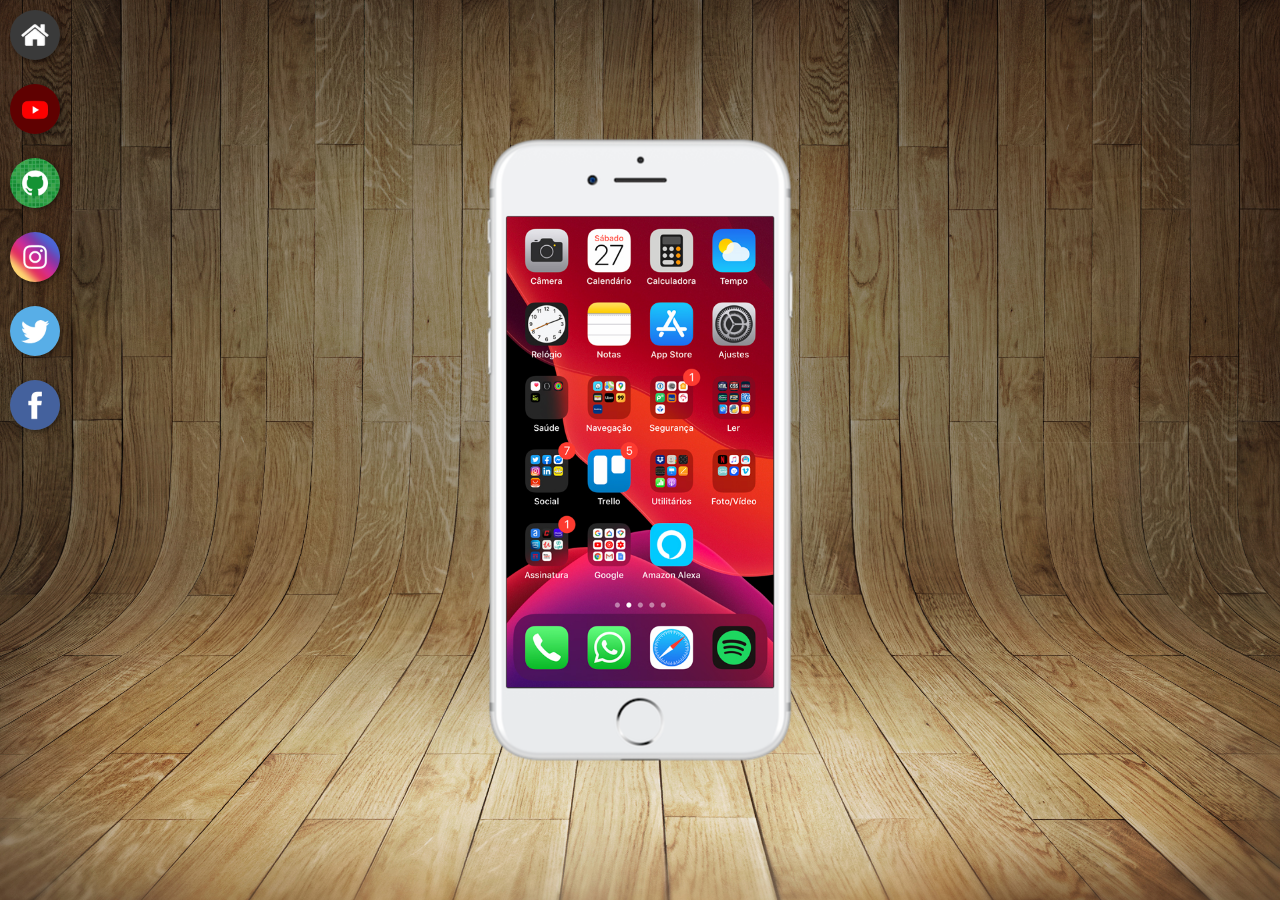
<file: index.html>
<!DOCTYPE html>
<html lang="en">
<head>
    <meta charset="UTF-8">
    <meta name="viewport" content="width=device-width, initial-scale=1.0">
    <link rel="shortcut icon" href="favicon.ico" type="image/x-icon">
    <link rel="stylesheet" href="estilos/style.css">
    <title>Projeto rede social </title>
</head>
<body>
    <main>
        <section id="telefone">
            <iframe src="home.html" name="tela" id="tela" frameborder="0"></iframe>
        </section>
        <section id="redesSociais">
            <a href="home.html" target="tela"> <img src="imagens/logo-home.jpg" alt=""></a><br>
            <a href="youtube.html" target="tela"> <img src="imagens/logo-youtube.jpg" alt=""></a><br>
            <a href="github.html" target="tela"> <img src="imagens/logo-github.jpg" alt=""></a><br>
            <a href="instagram.html" target="tela"> <img src="imagens/logo-instagram.jpg" alt=""></a><br>
            <a href="twitter.html" target="tela"> <img src="imagens/logo-twitter.jpg" alt=""></a><br>
            <a href="facebook.html" target="tela"> <img src="imagens/logo-facebook.jpg" alt=""></a>
        </section>
    </main>
</body>
</html>
</file>
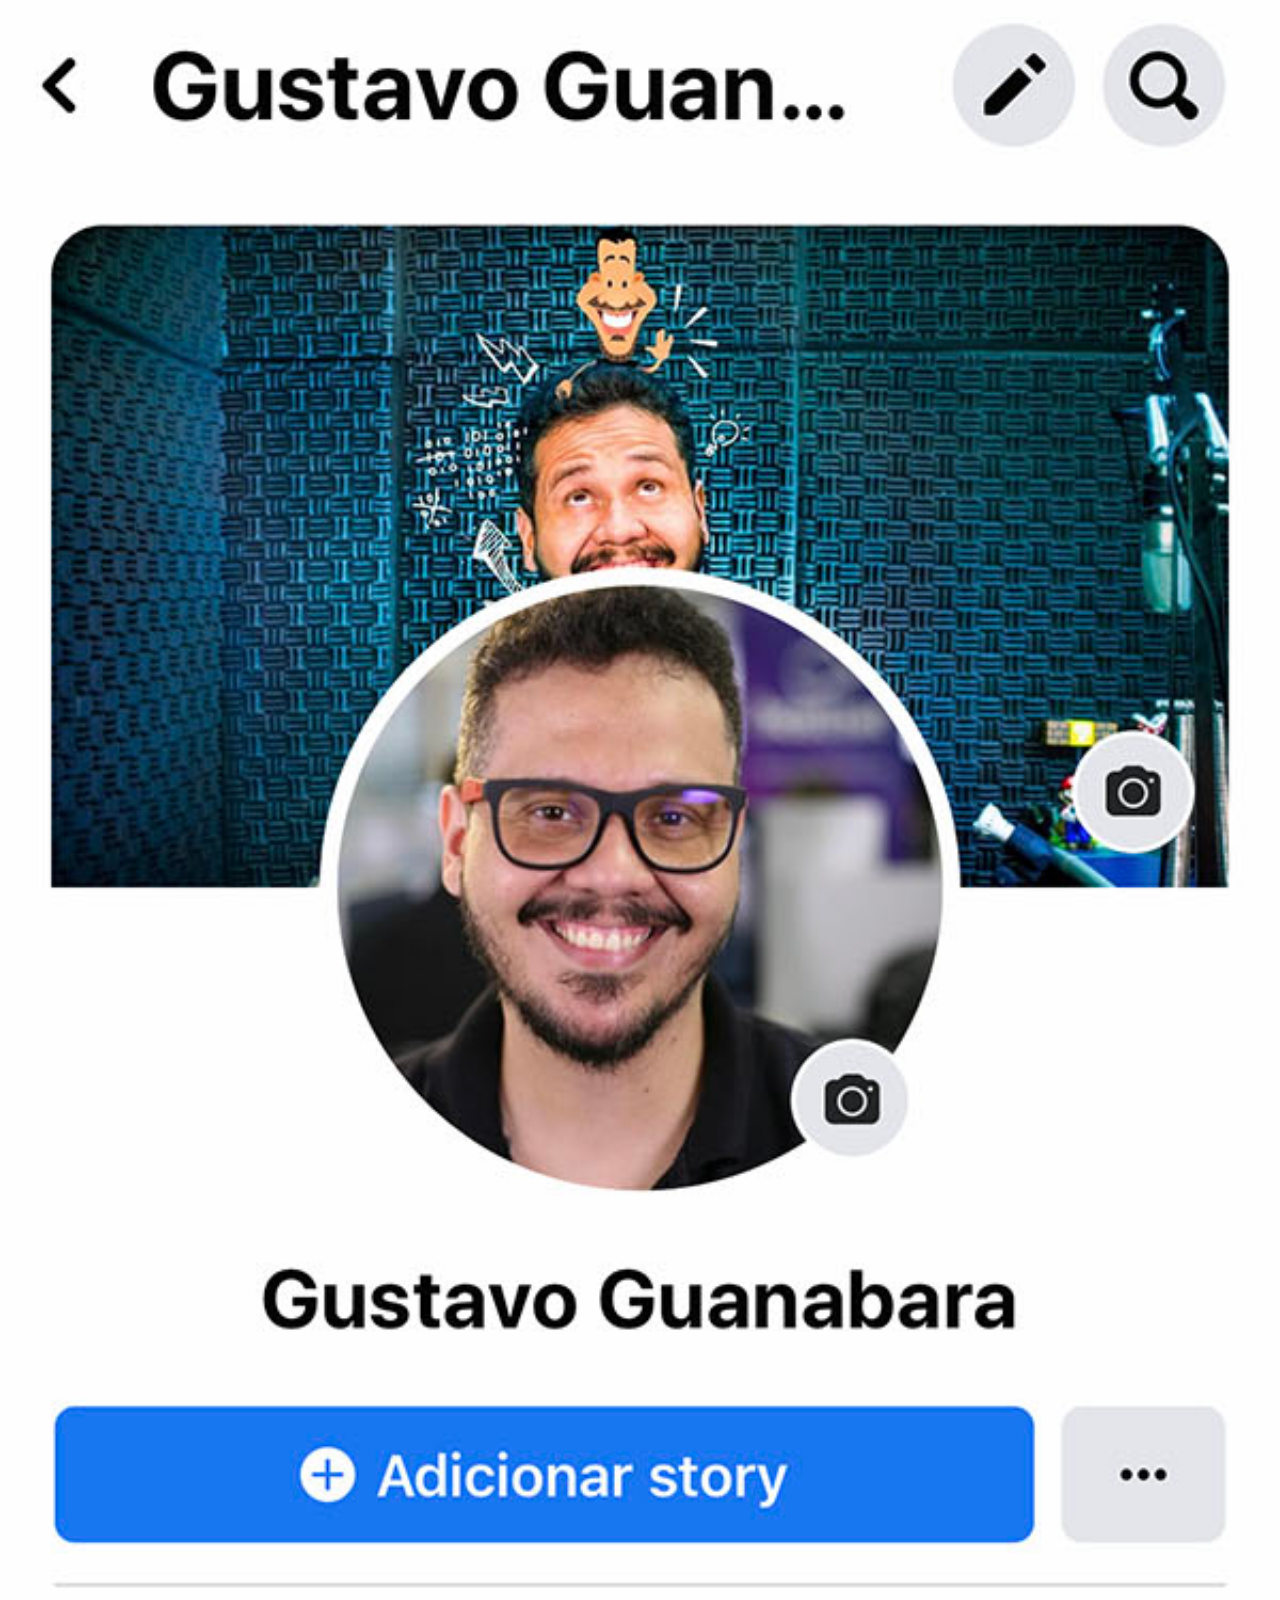
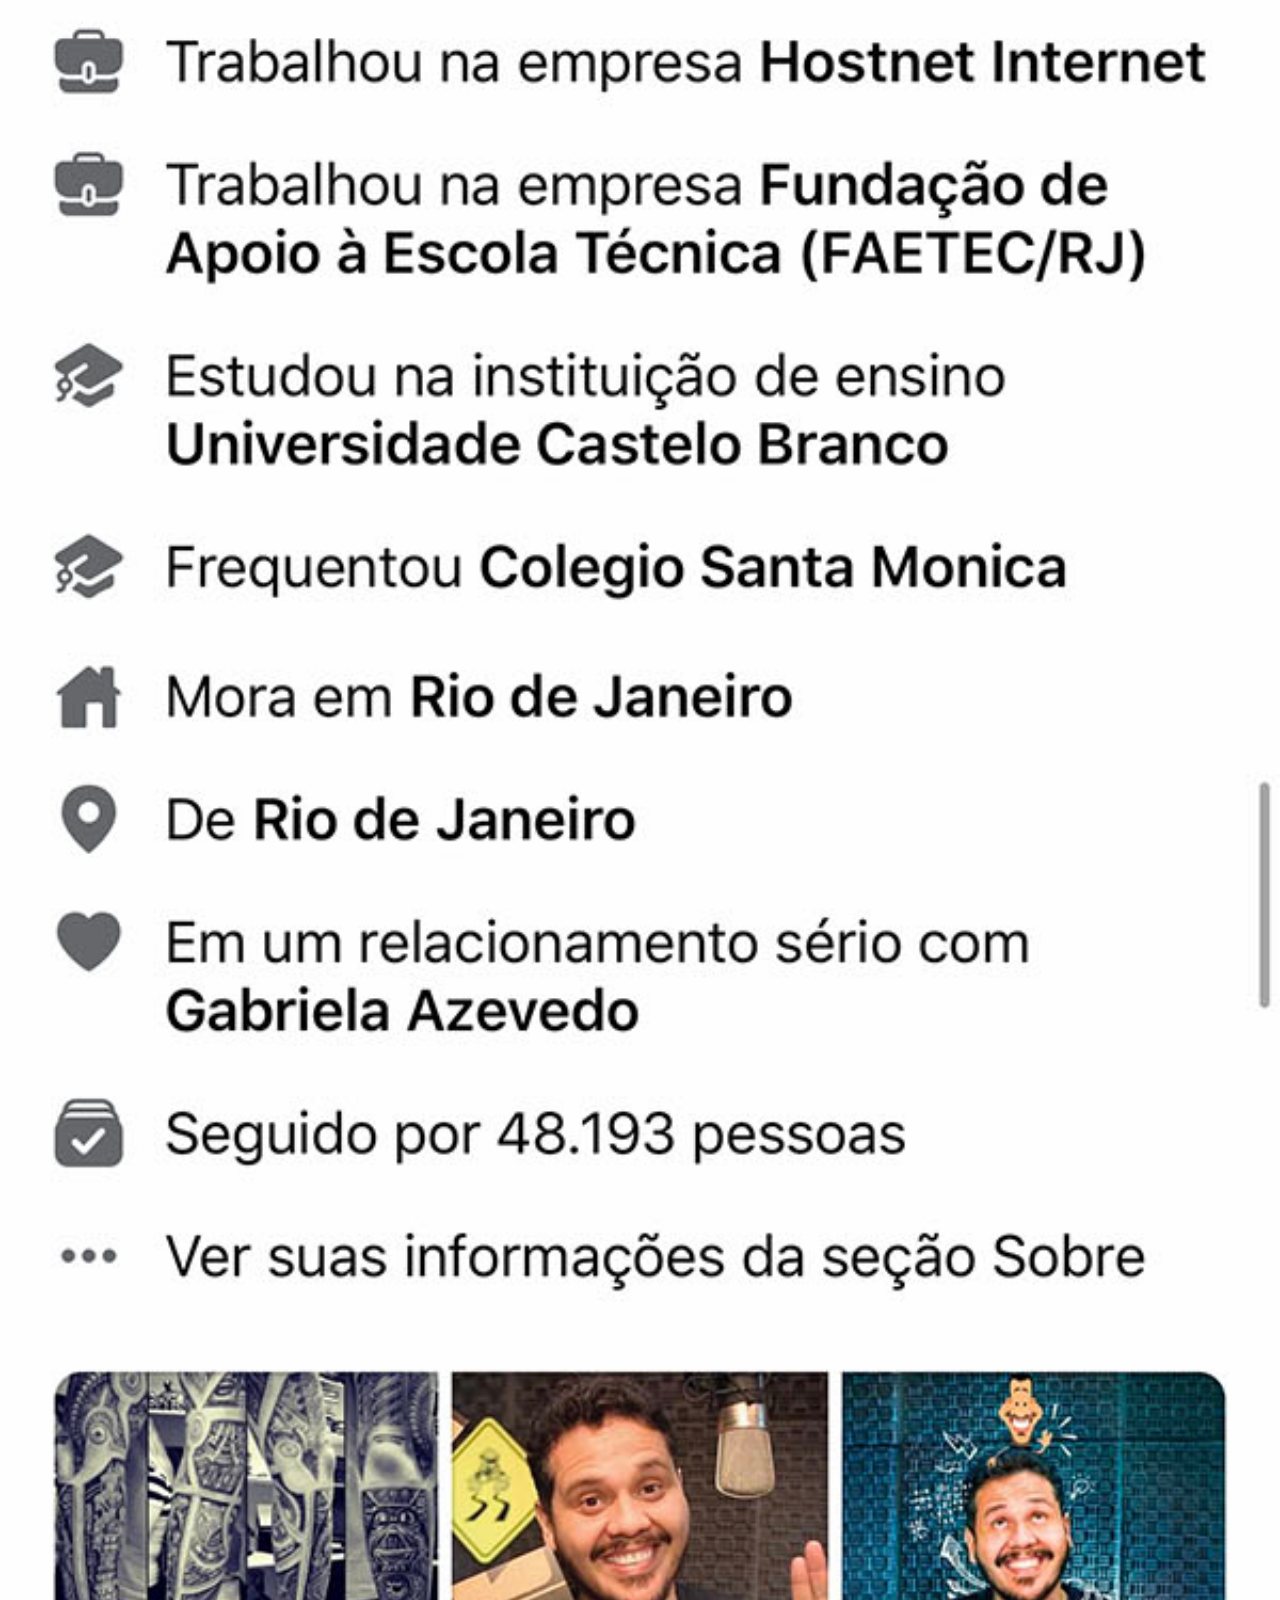
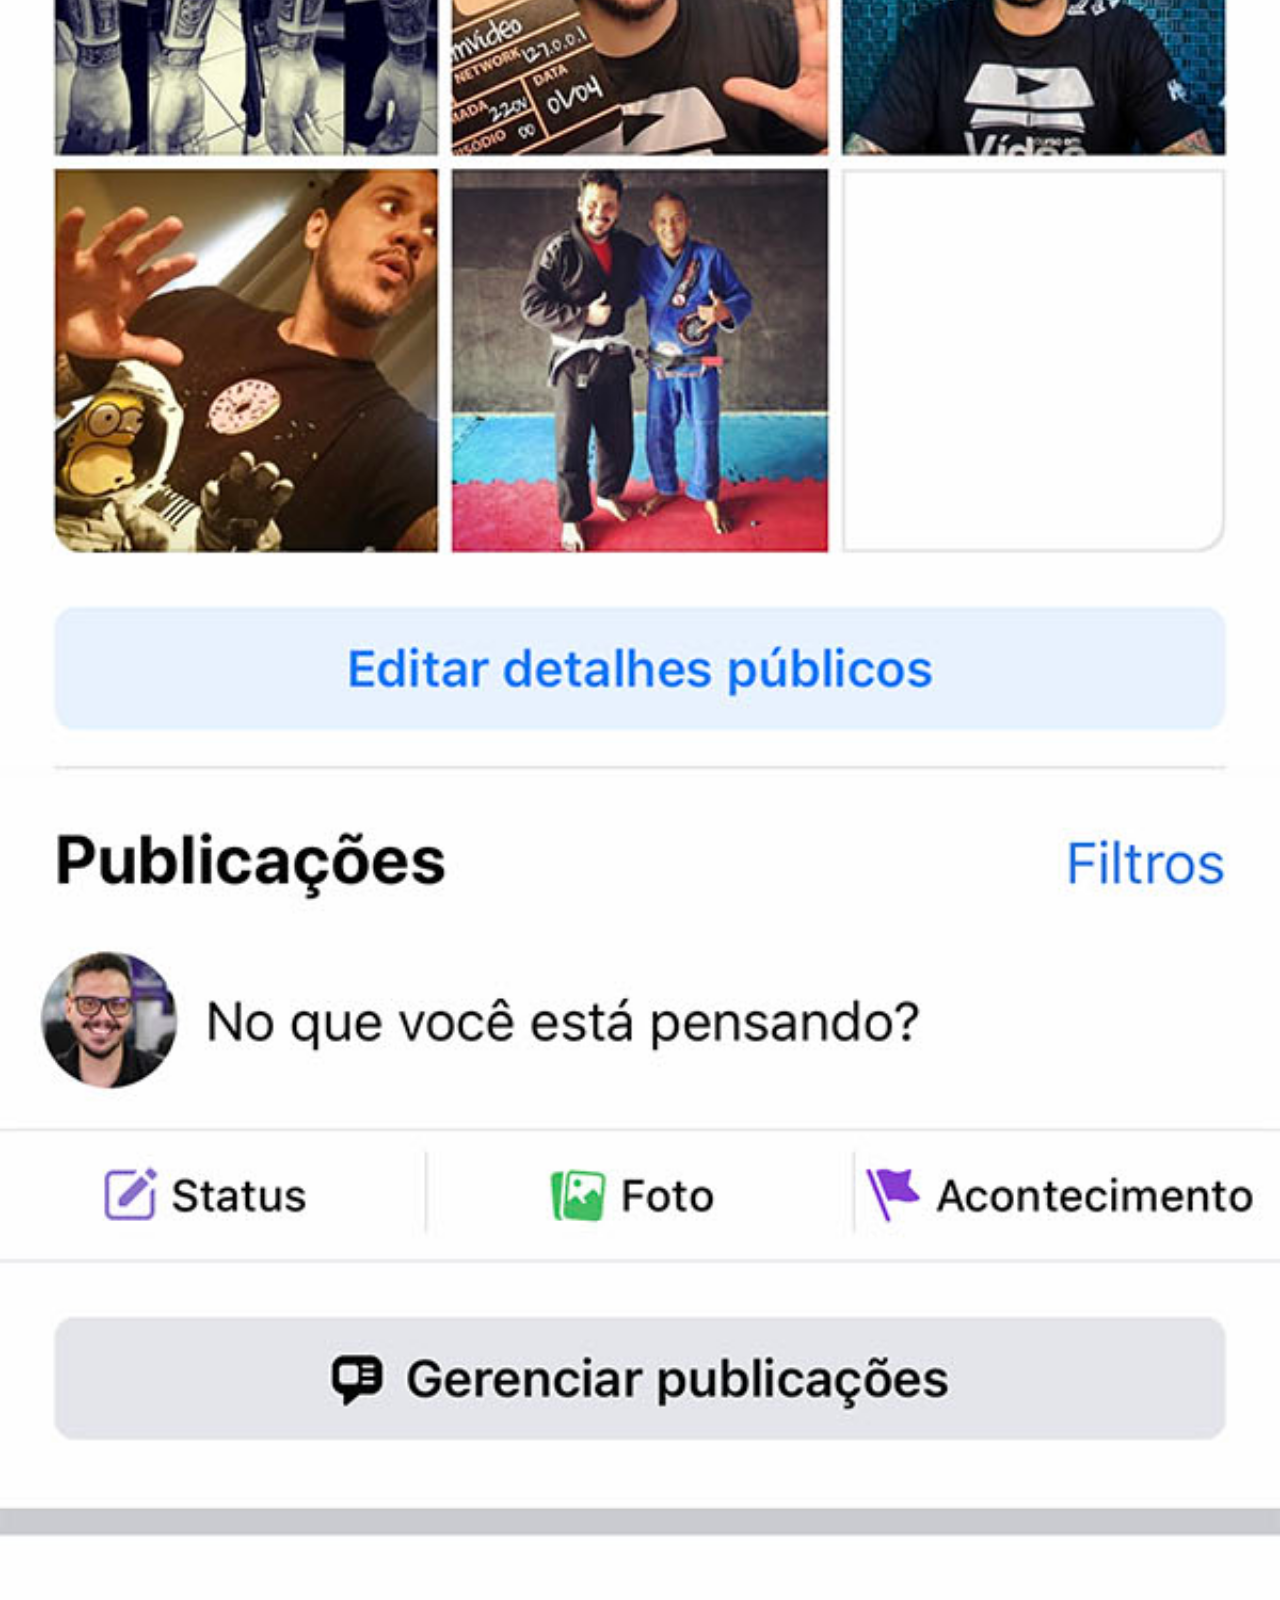
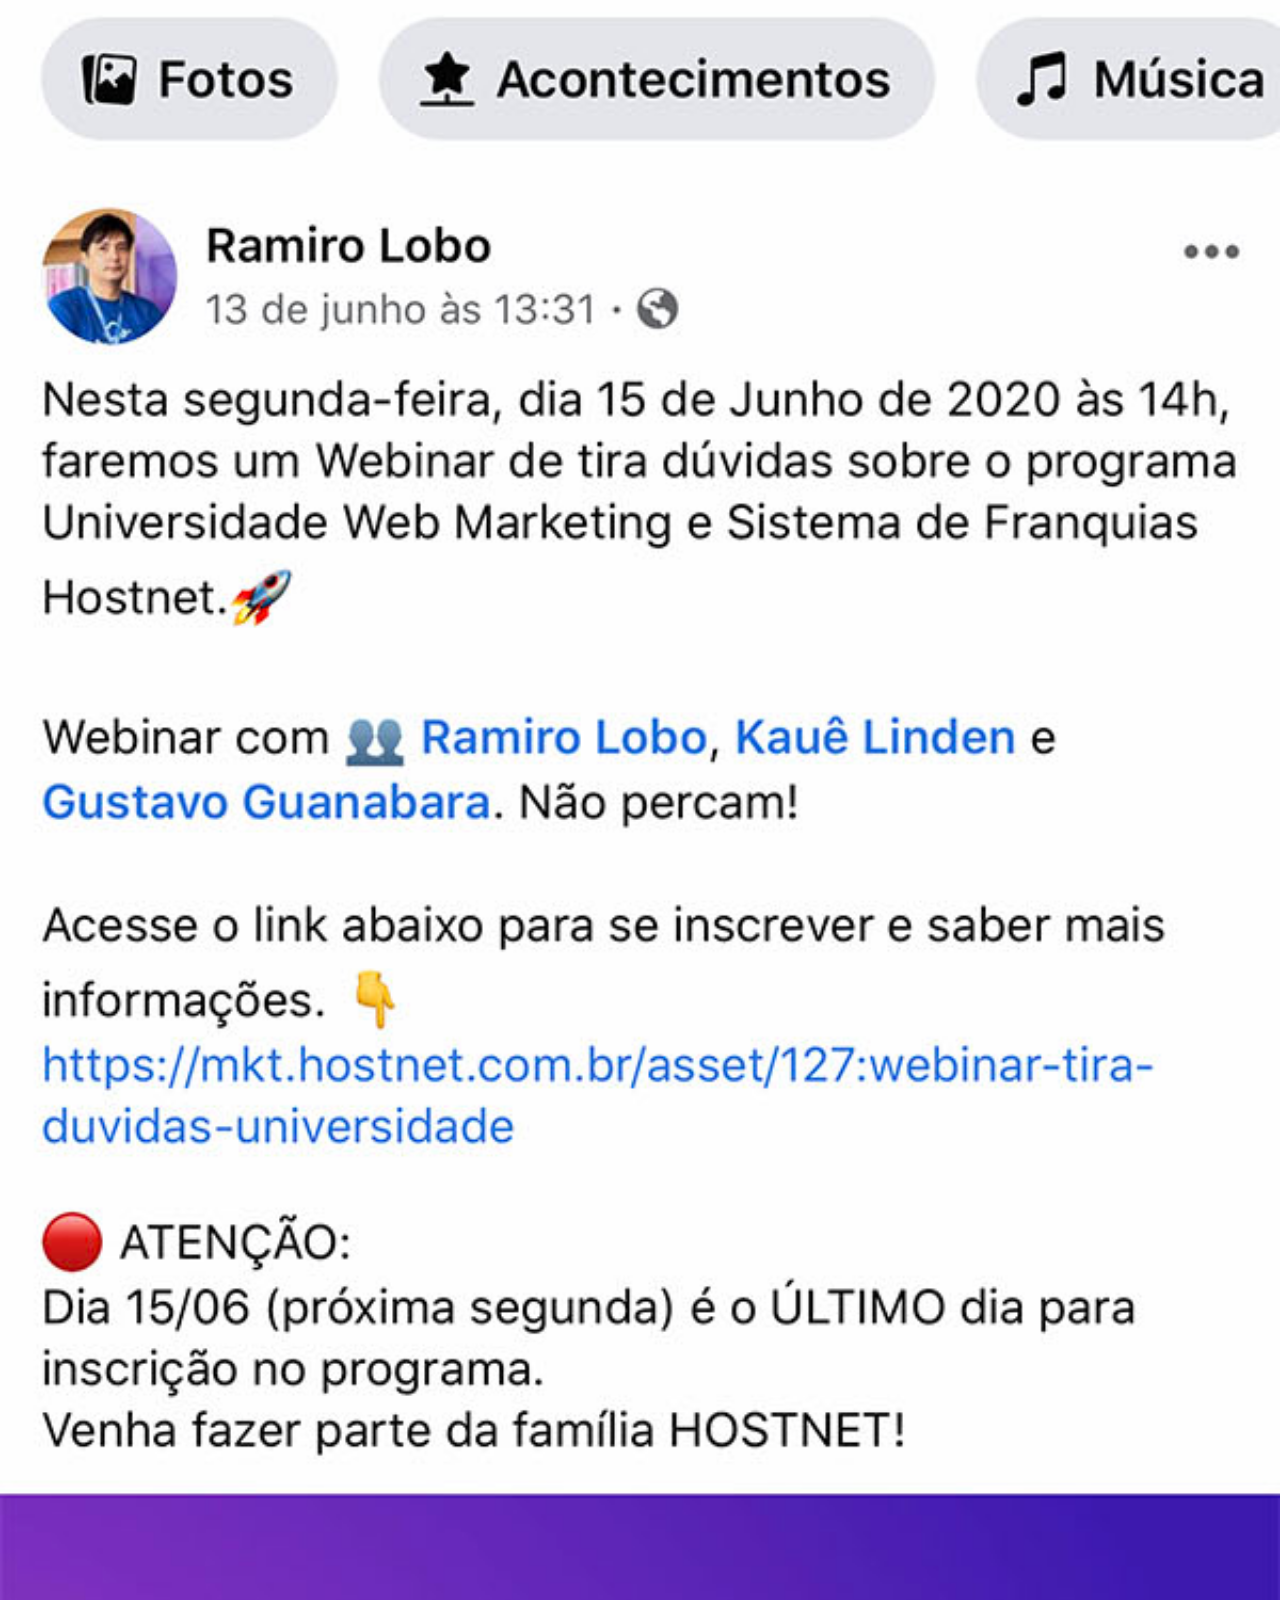
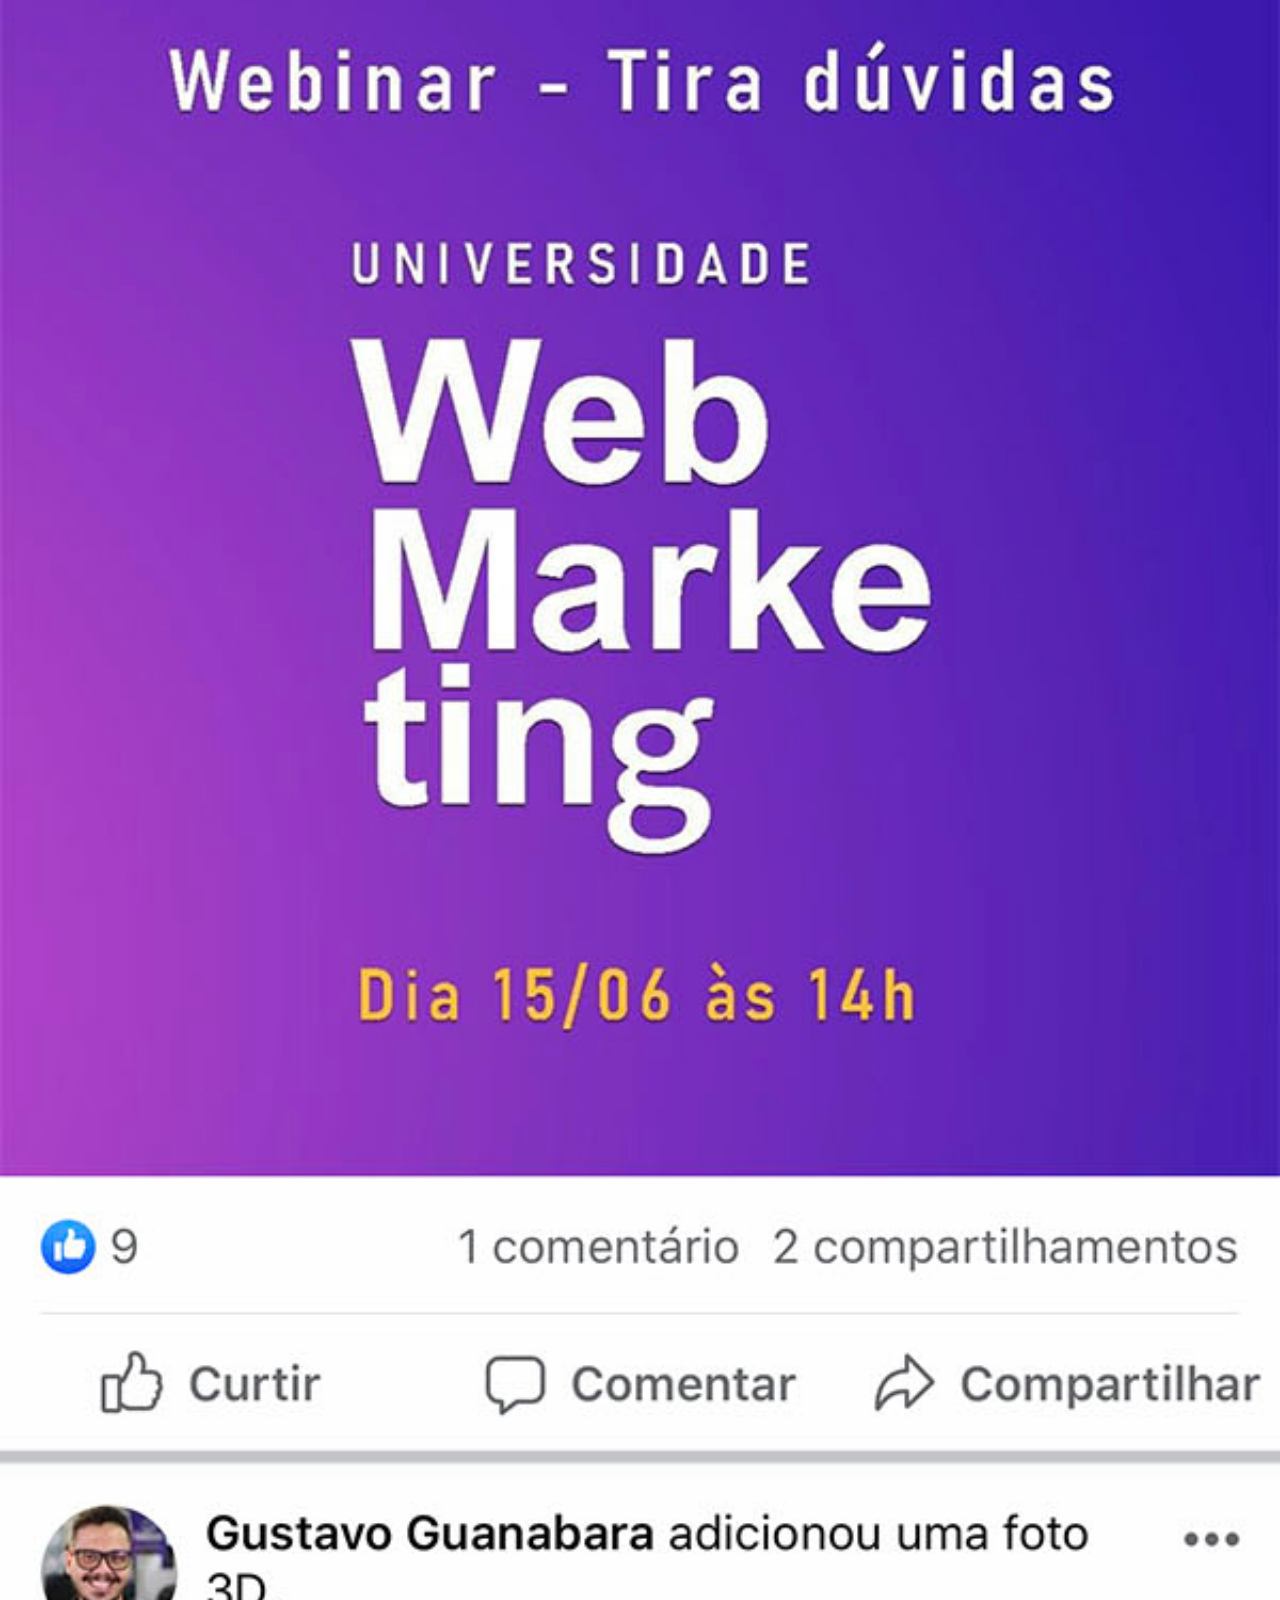
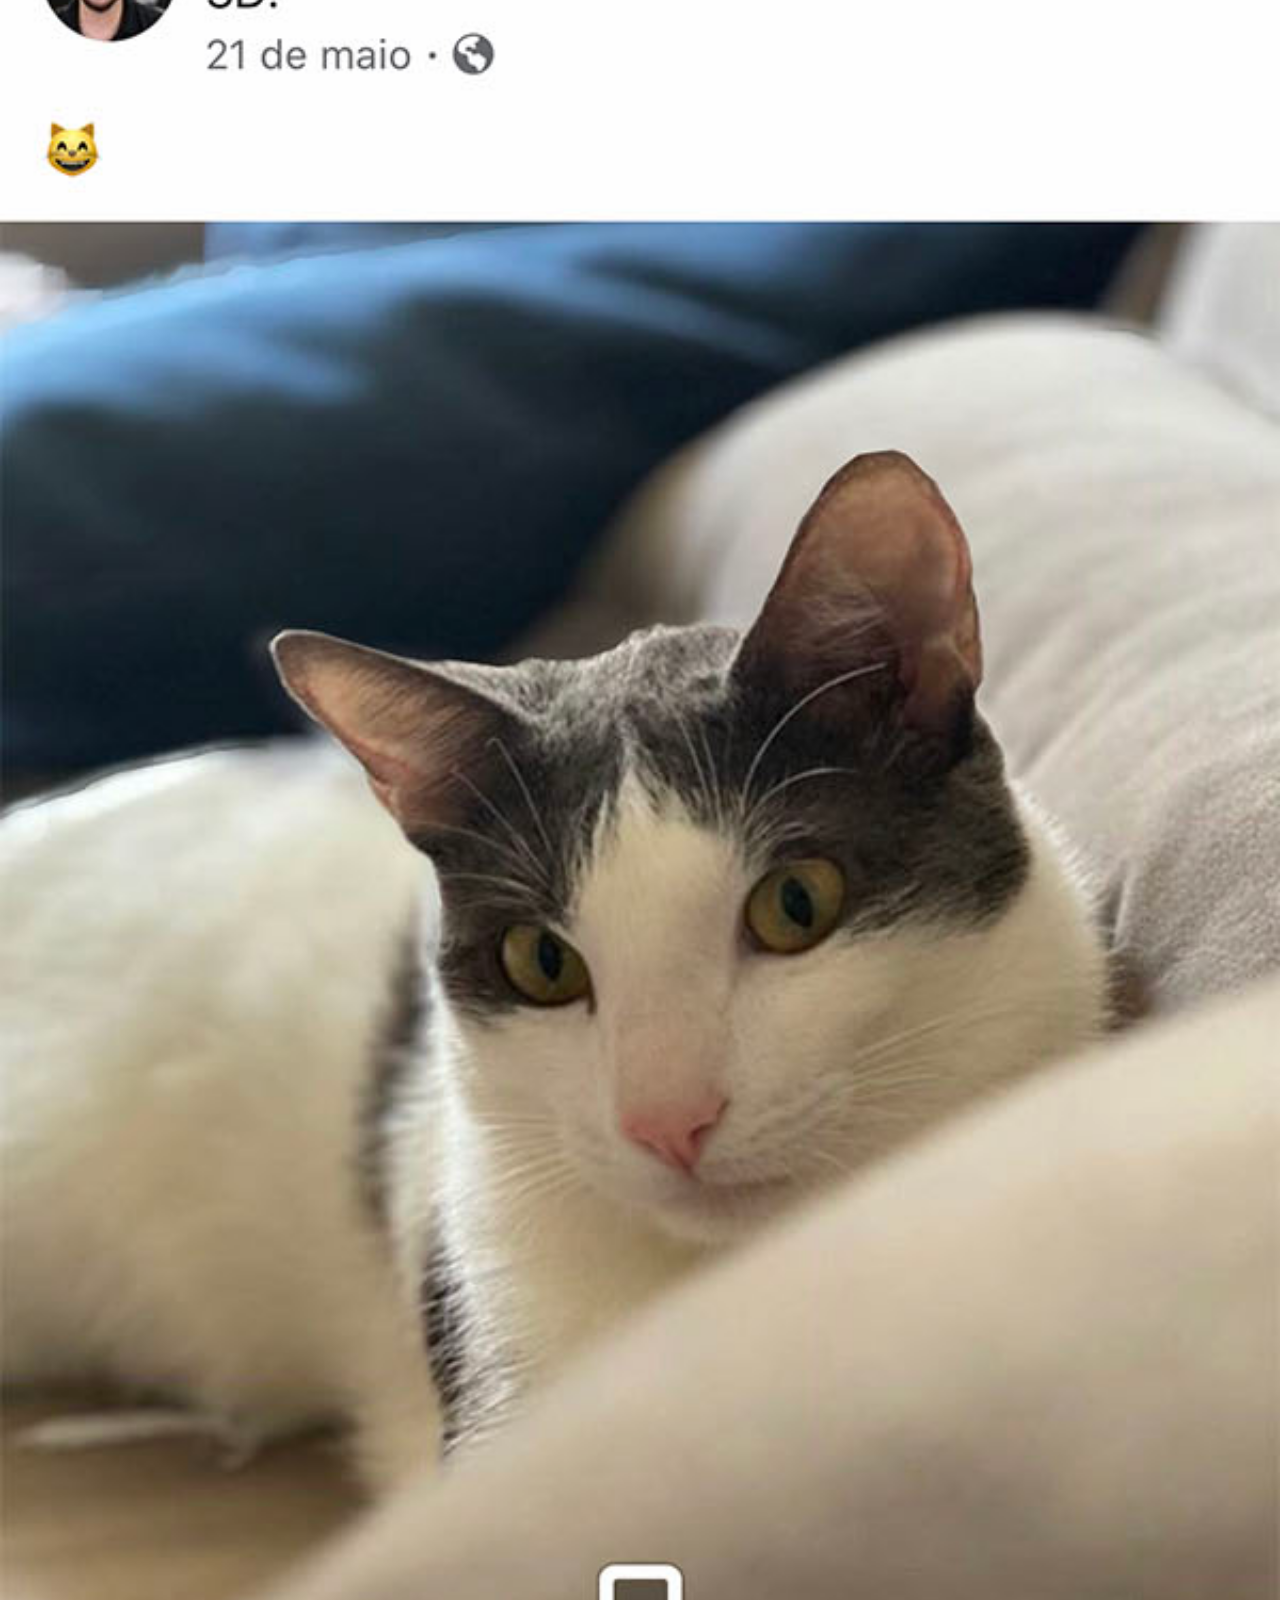
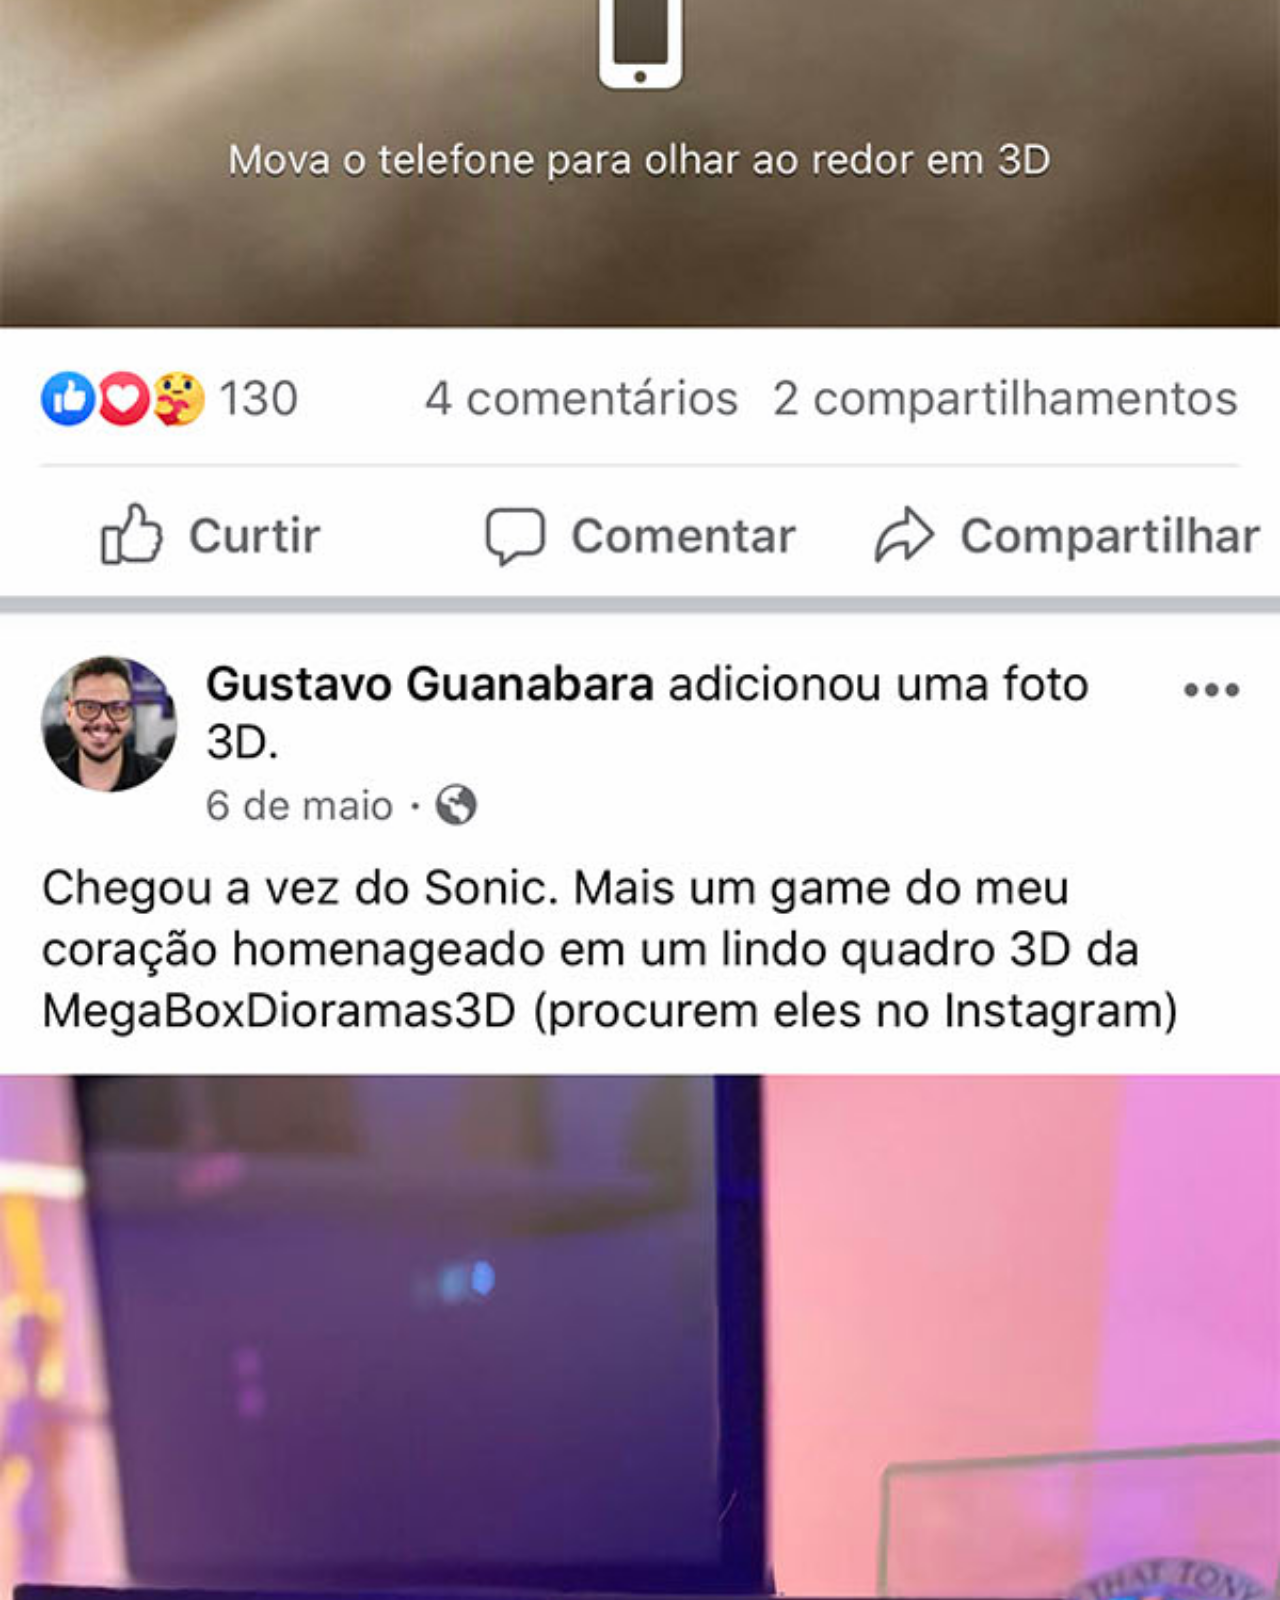
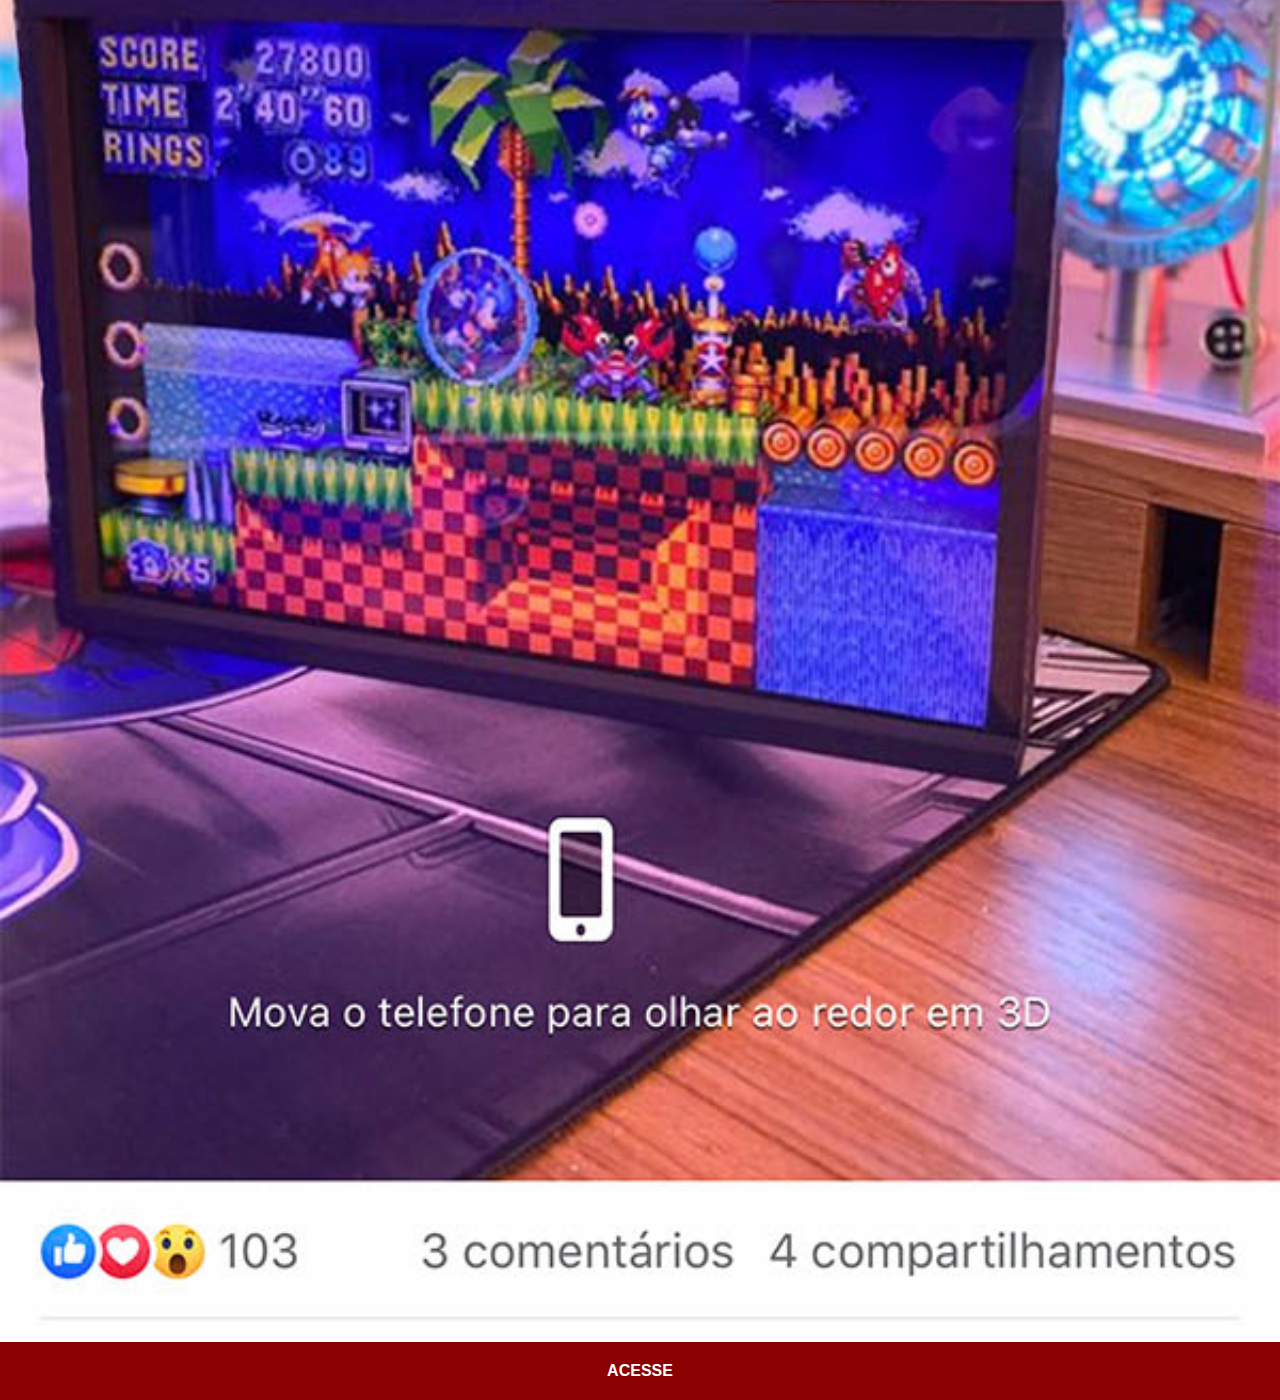
<file: facebook.html>
<!DOCTYPE html>
<html lang="en">
<head>
    <meta charset="UTF-8">
    <meta name="viewport" content="width=device-width, initial-scale=1.0">
    <title>Facebook</title>
    <link rel="stylesheet" href="estilos/socials.css">
</head>
<body>
    <img src="imagens/tela-facebook.jpg" alt="">
    <a href="https://www.facebook.com/?locale=pt_BR" target="_blank">ACESSE</a>
</body>
</html>
</file>
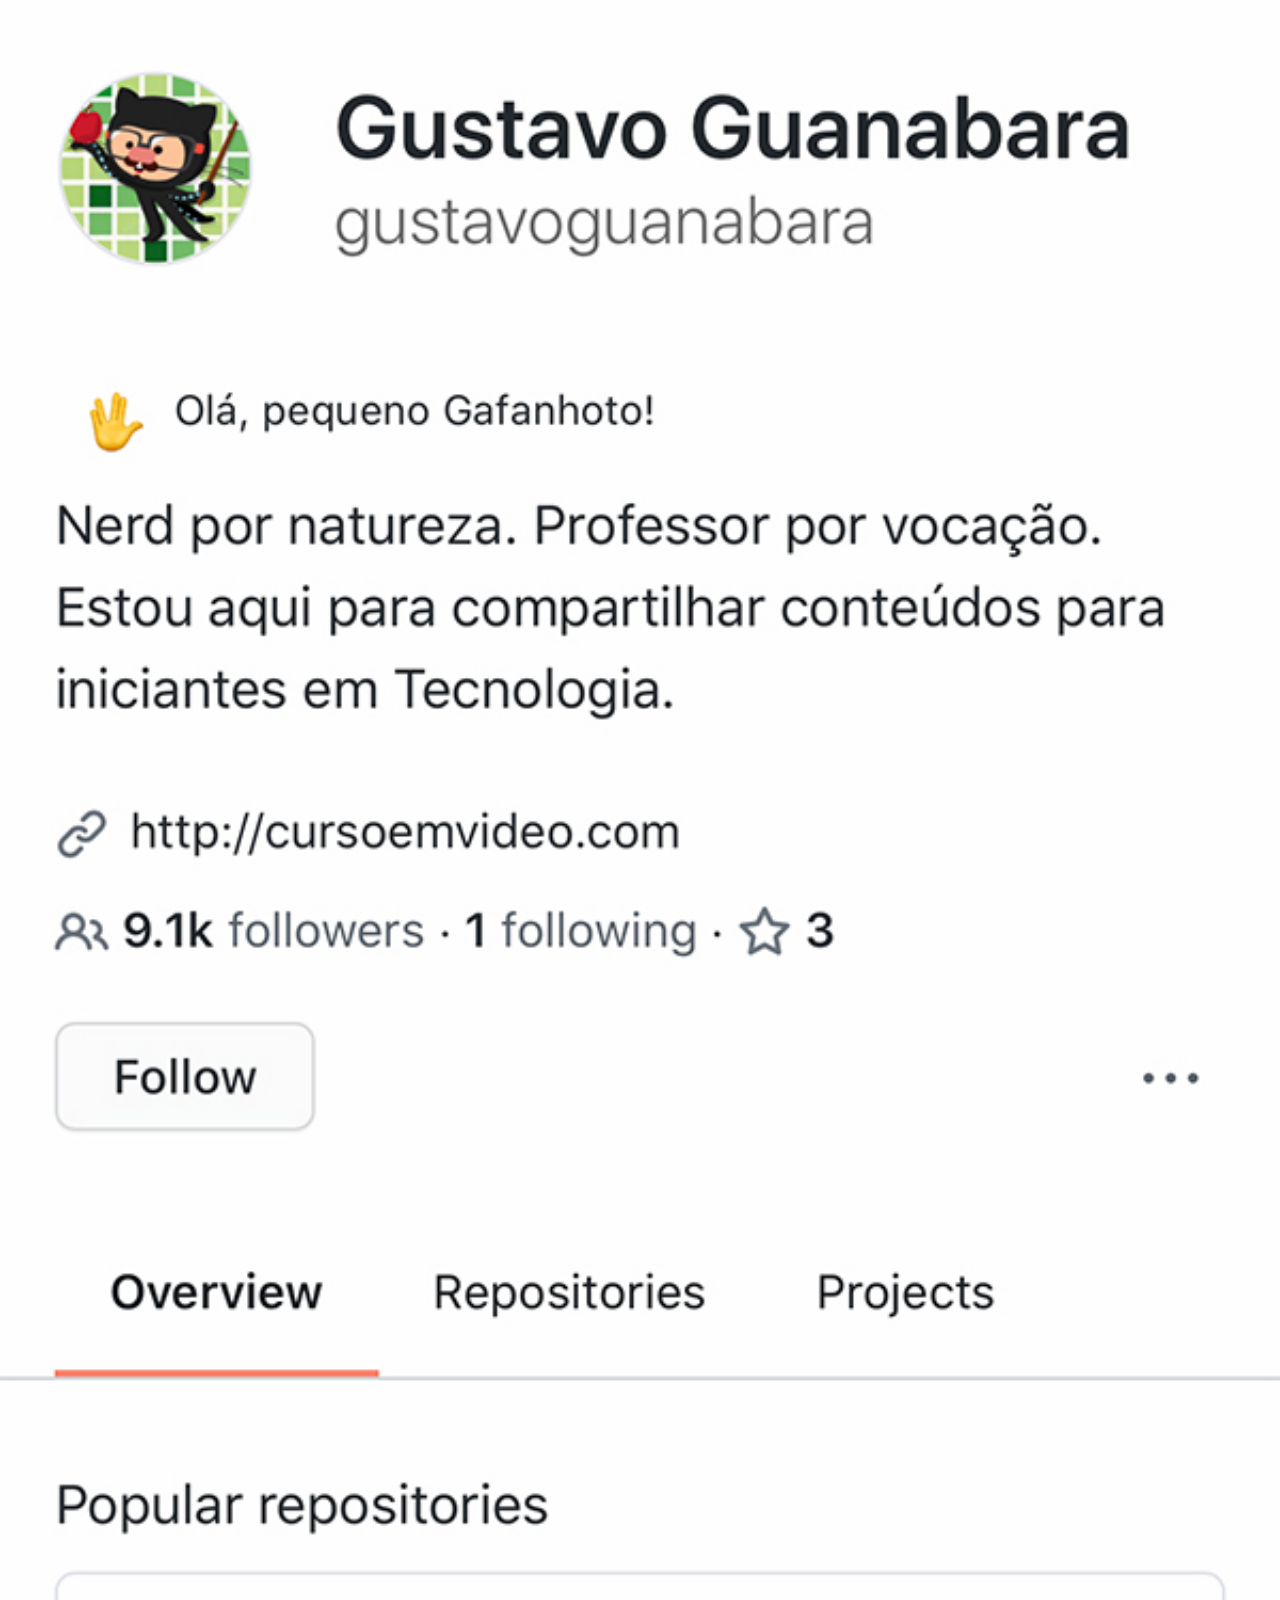
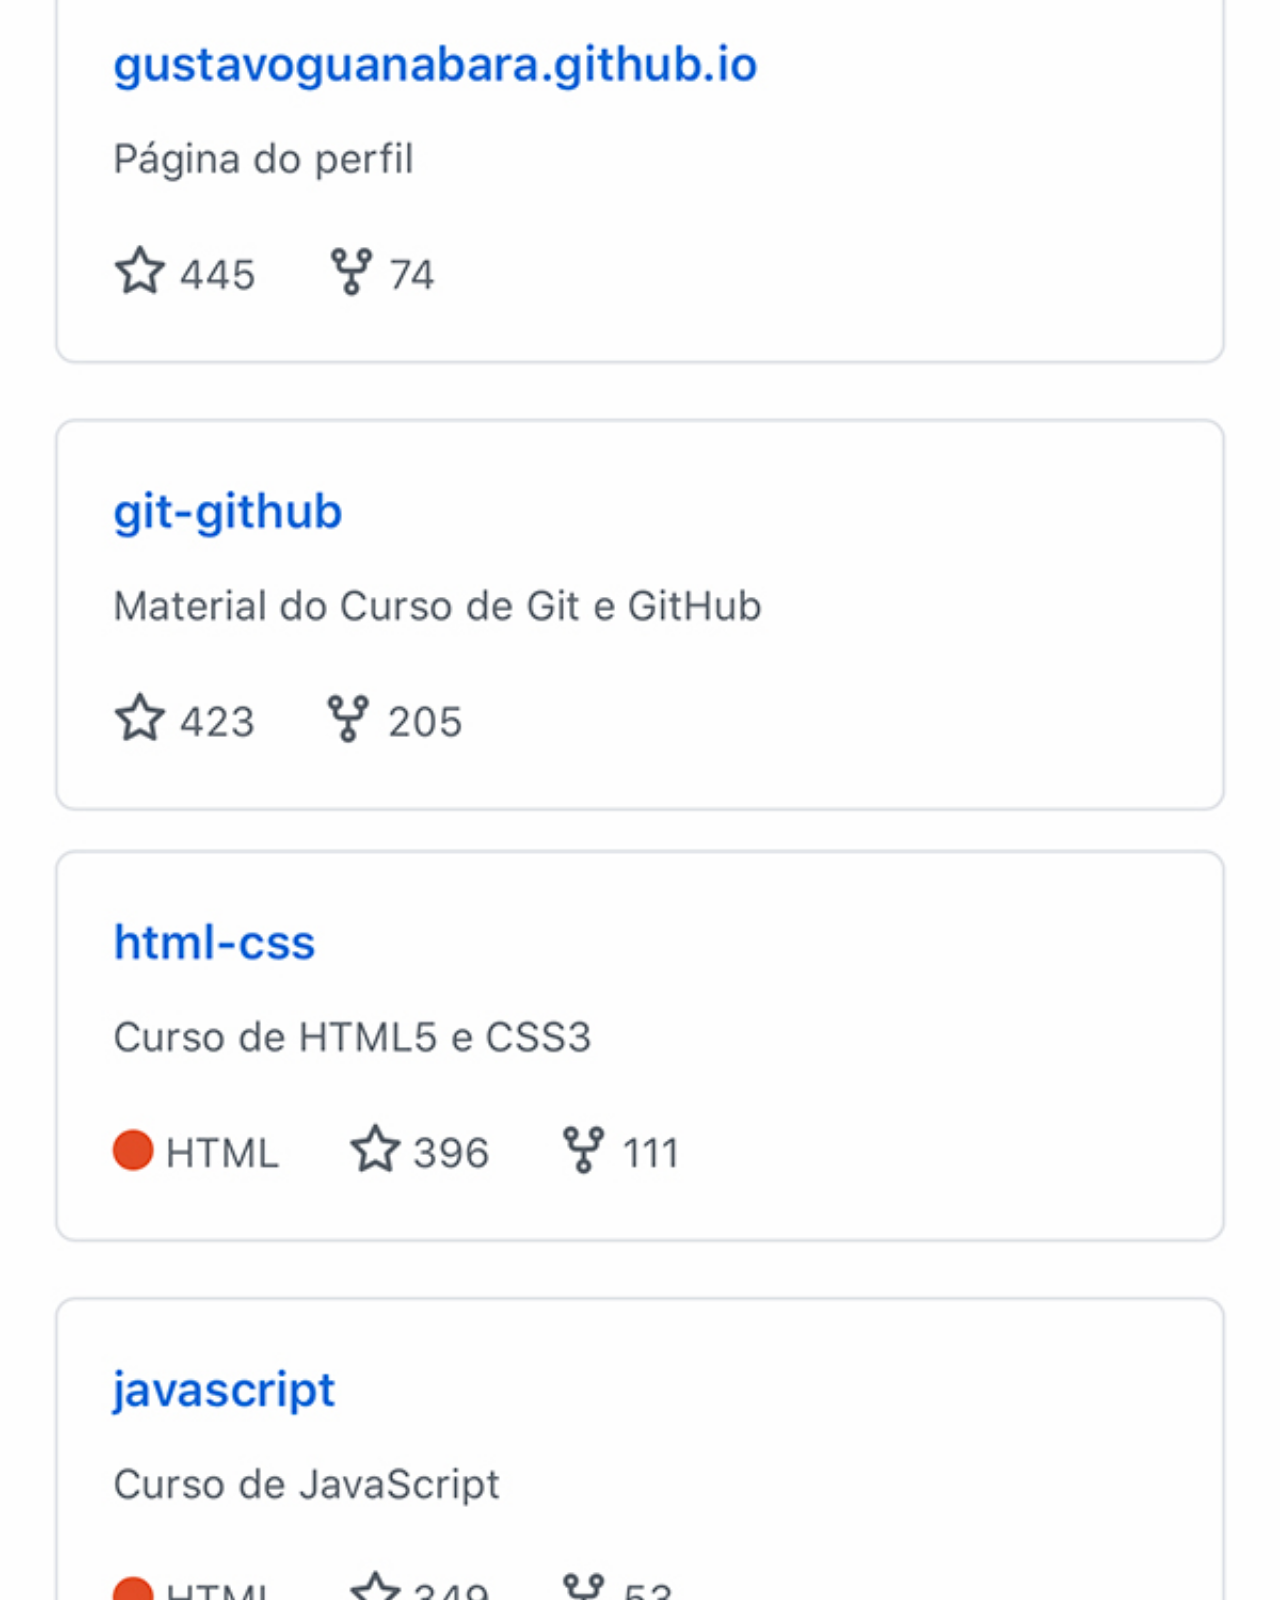
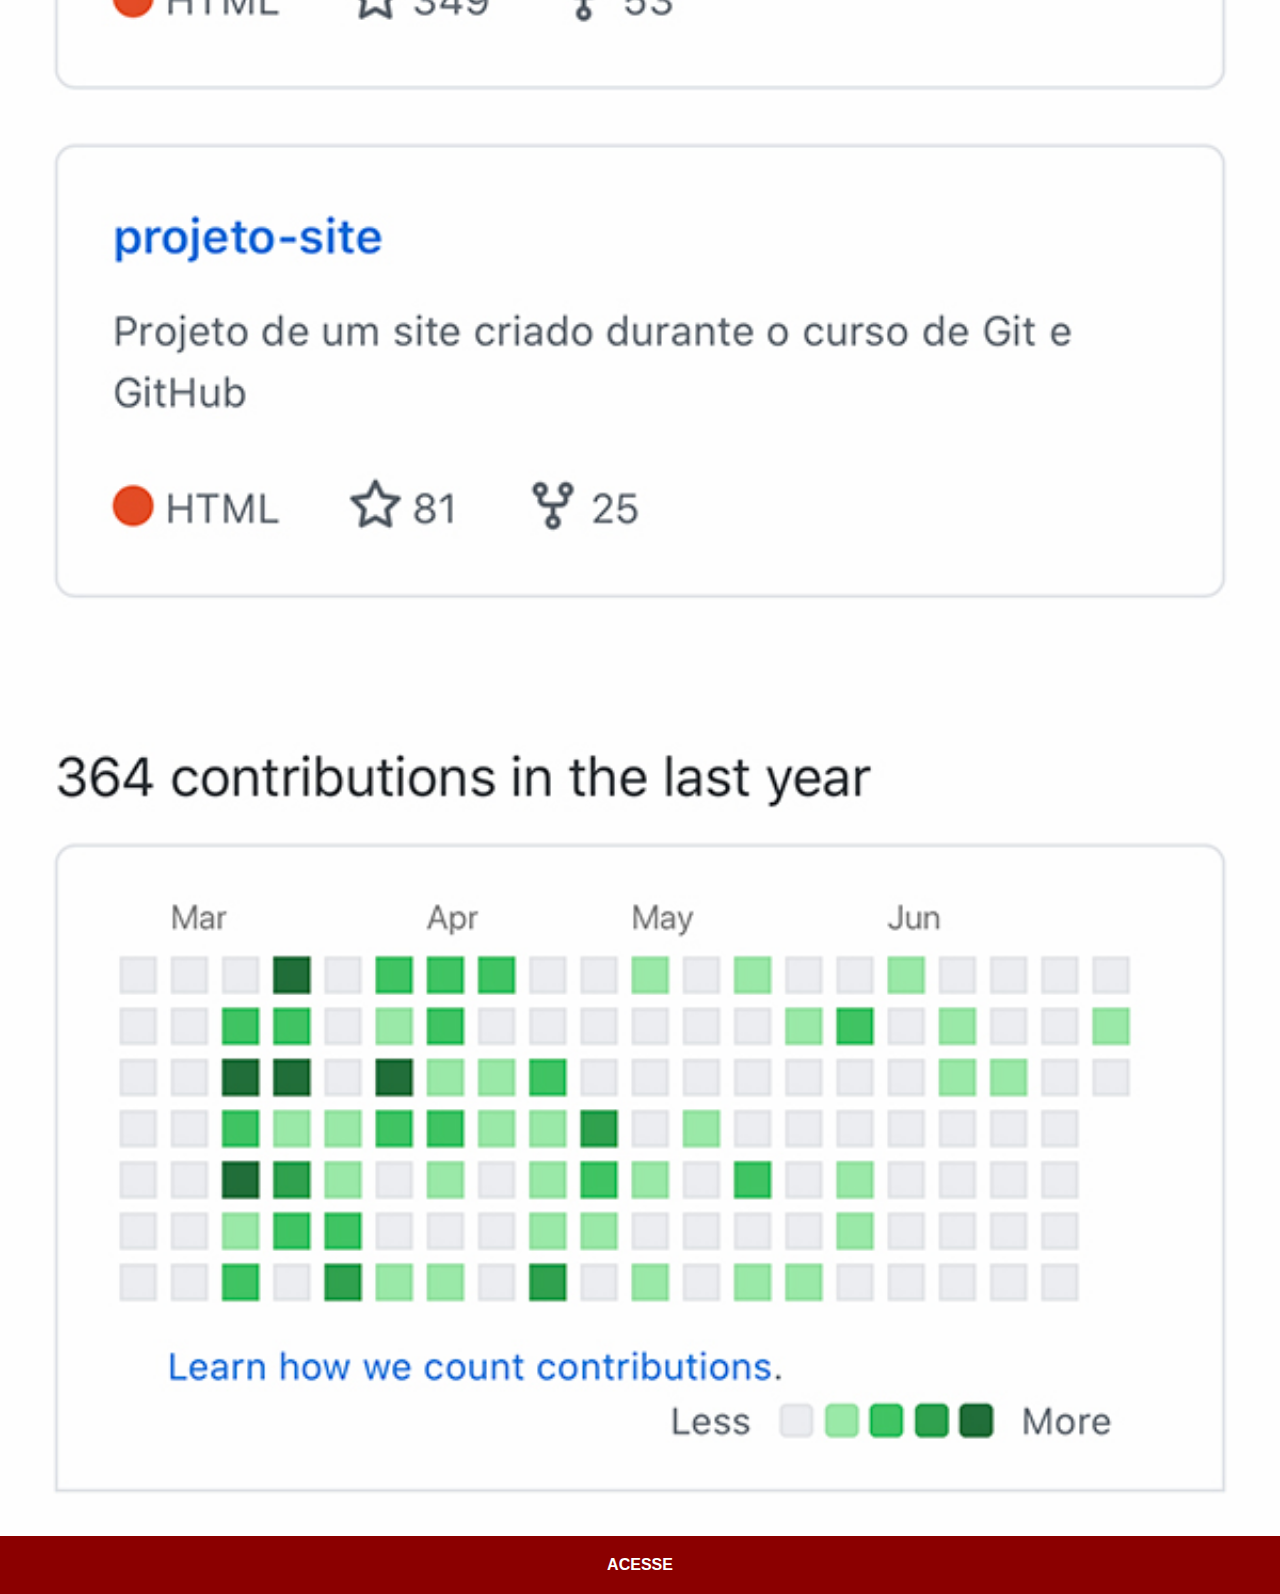
<file: github.html>
<!DOCTYPE html>
<html lang="en">
<head>
    <meta charset="UTF-8">
    <meta name="viewport" content="width=device-width, initial-scale=1.0">
    <title>GitHub</title>
    <link rel="stylesheet" href="estilos/socials.css">
</head>
<body>
    <img src="imagens/tela-github.jpg"  alt="">
    <a href="https://github.com/RafaelAndriotti" target="_blank">
        ACESSE
    </a>
</body>
</html>
</file>
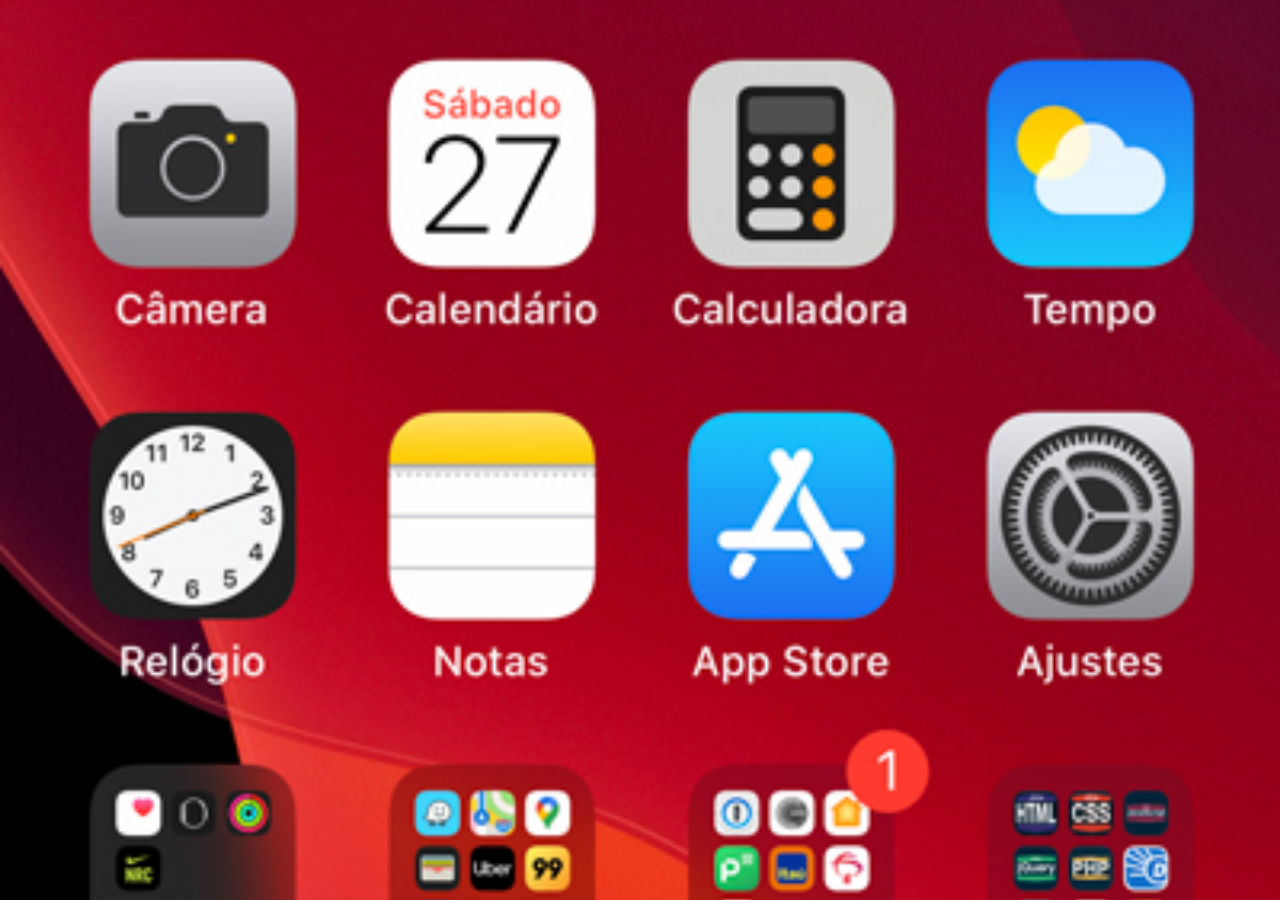
<file: home.html>
<!DOCTYPE html>
<html lang="en">
<head>
    <meta charset="UTF-8">
    <meta name="viewport" content="width=device-width, initial-scale=1.0">
    <title>Home</title>
</head>
<style>
    *{
        margin: 0;
        padding: 0;
    }
    body {
        width: 100vw;
        height: 100vh;
        background: black url('imagens/tela-home.jpg') no-repeat top center;
        background-size: cover;
    }
</style>
<body>
    
</body>
</html>
</file>
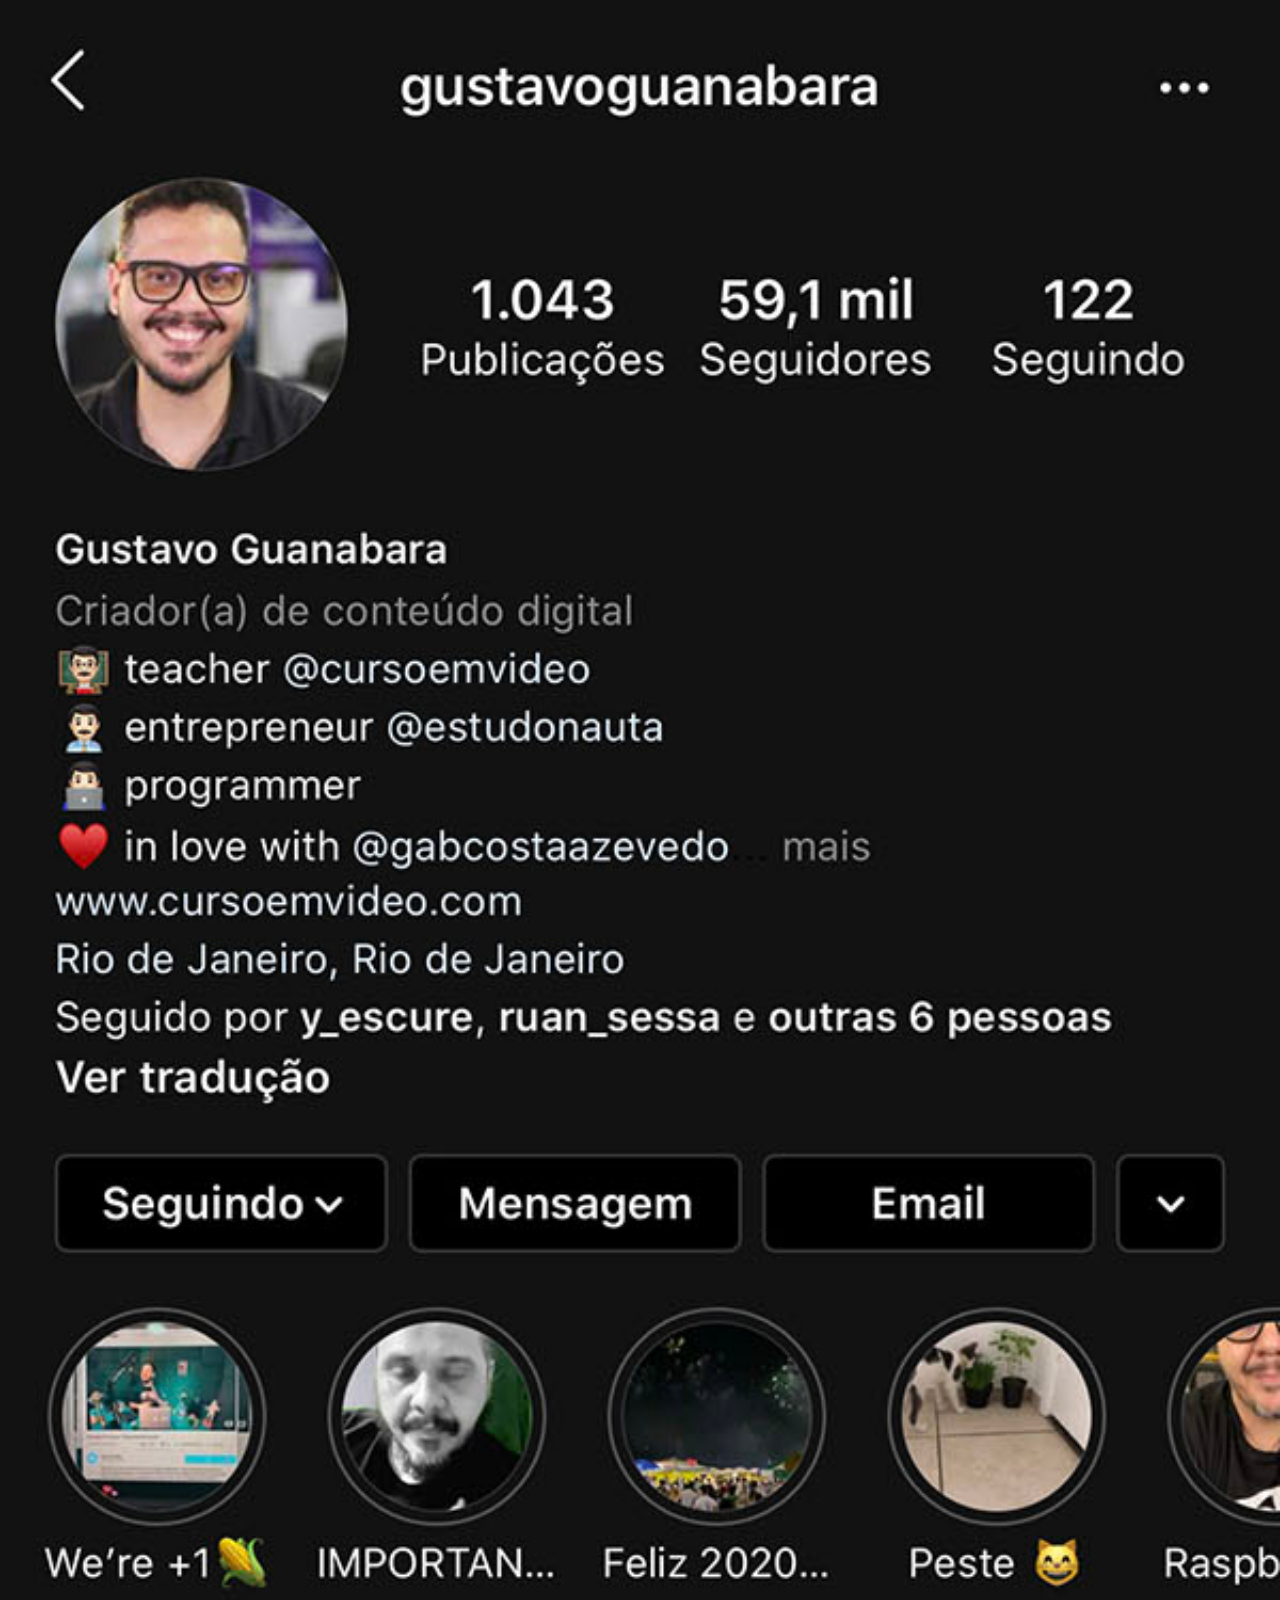
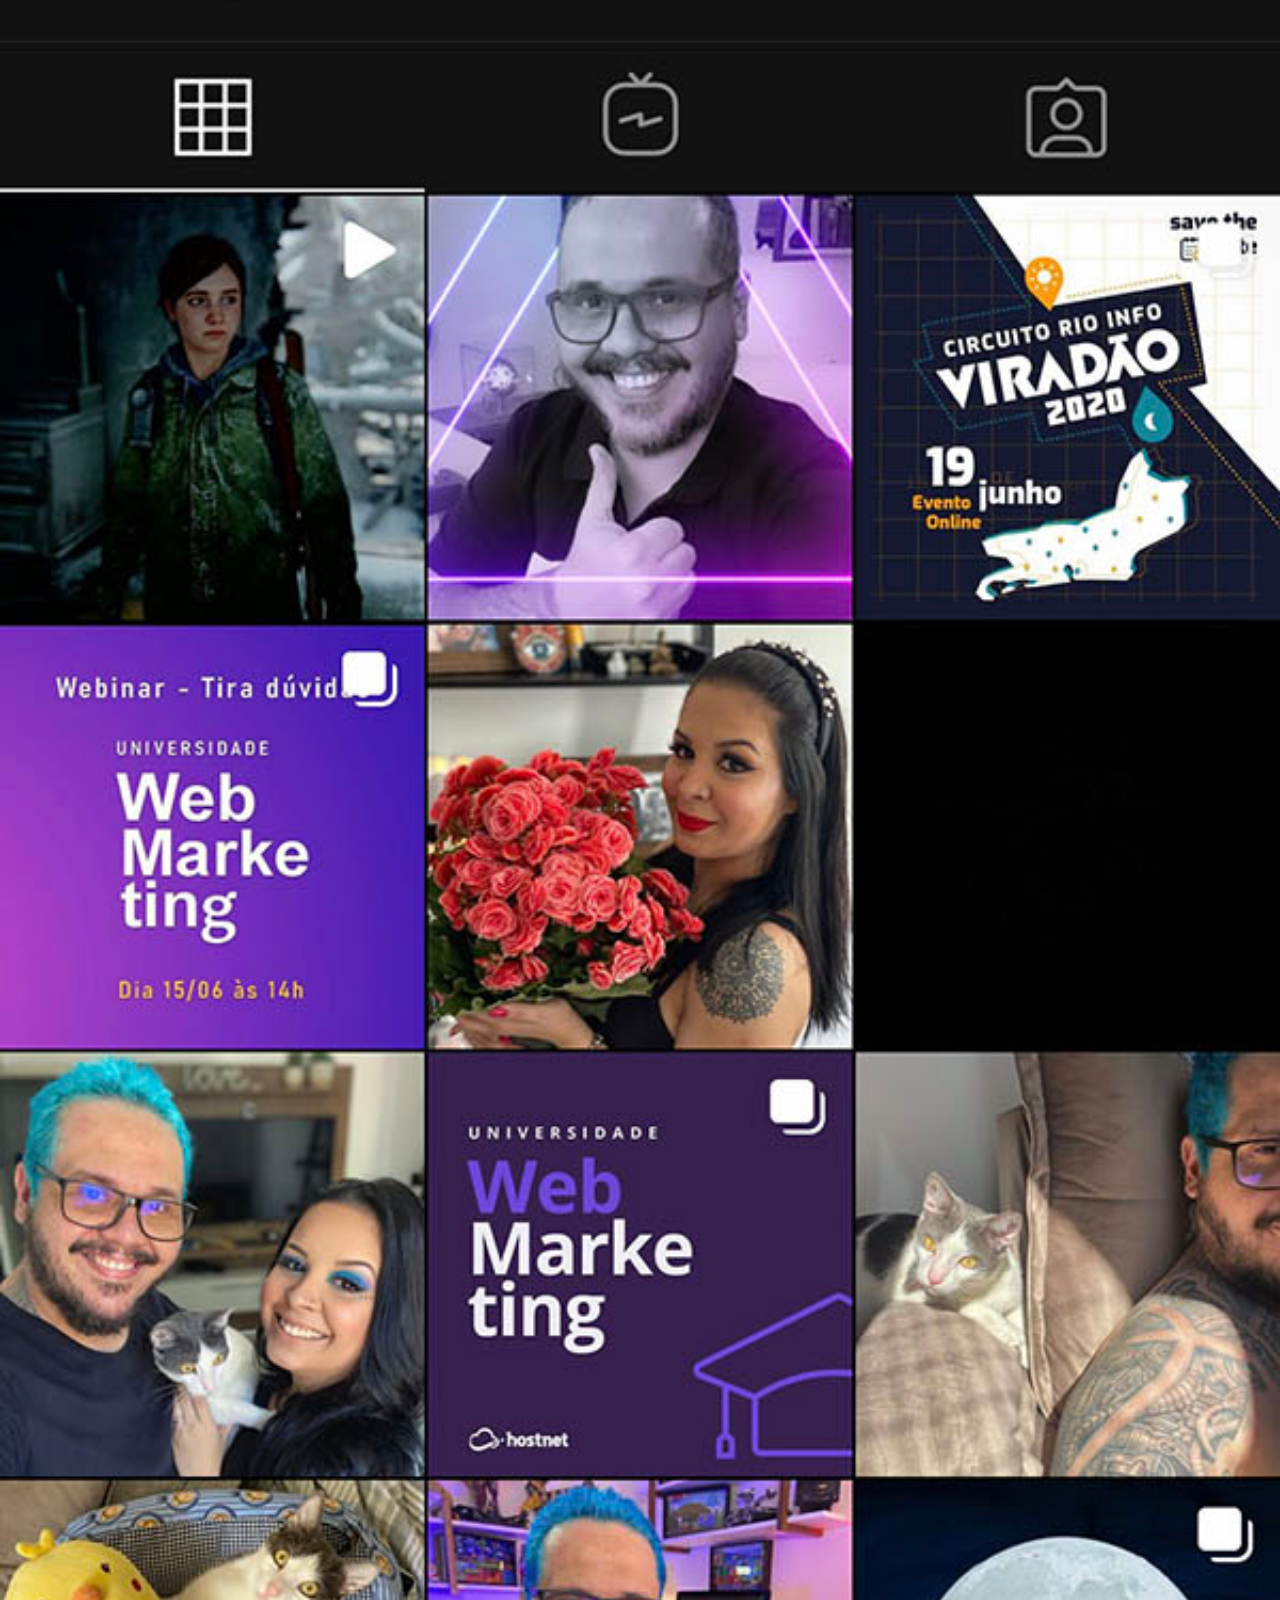
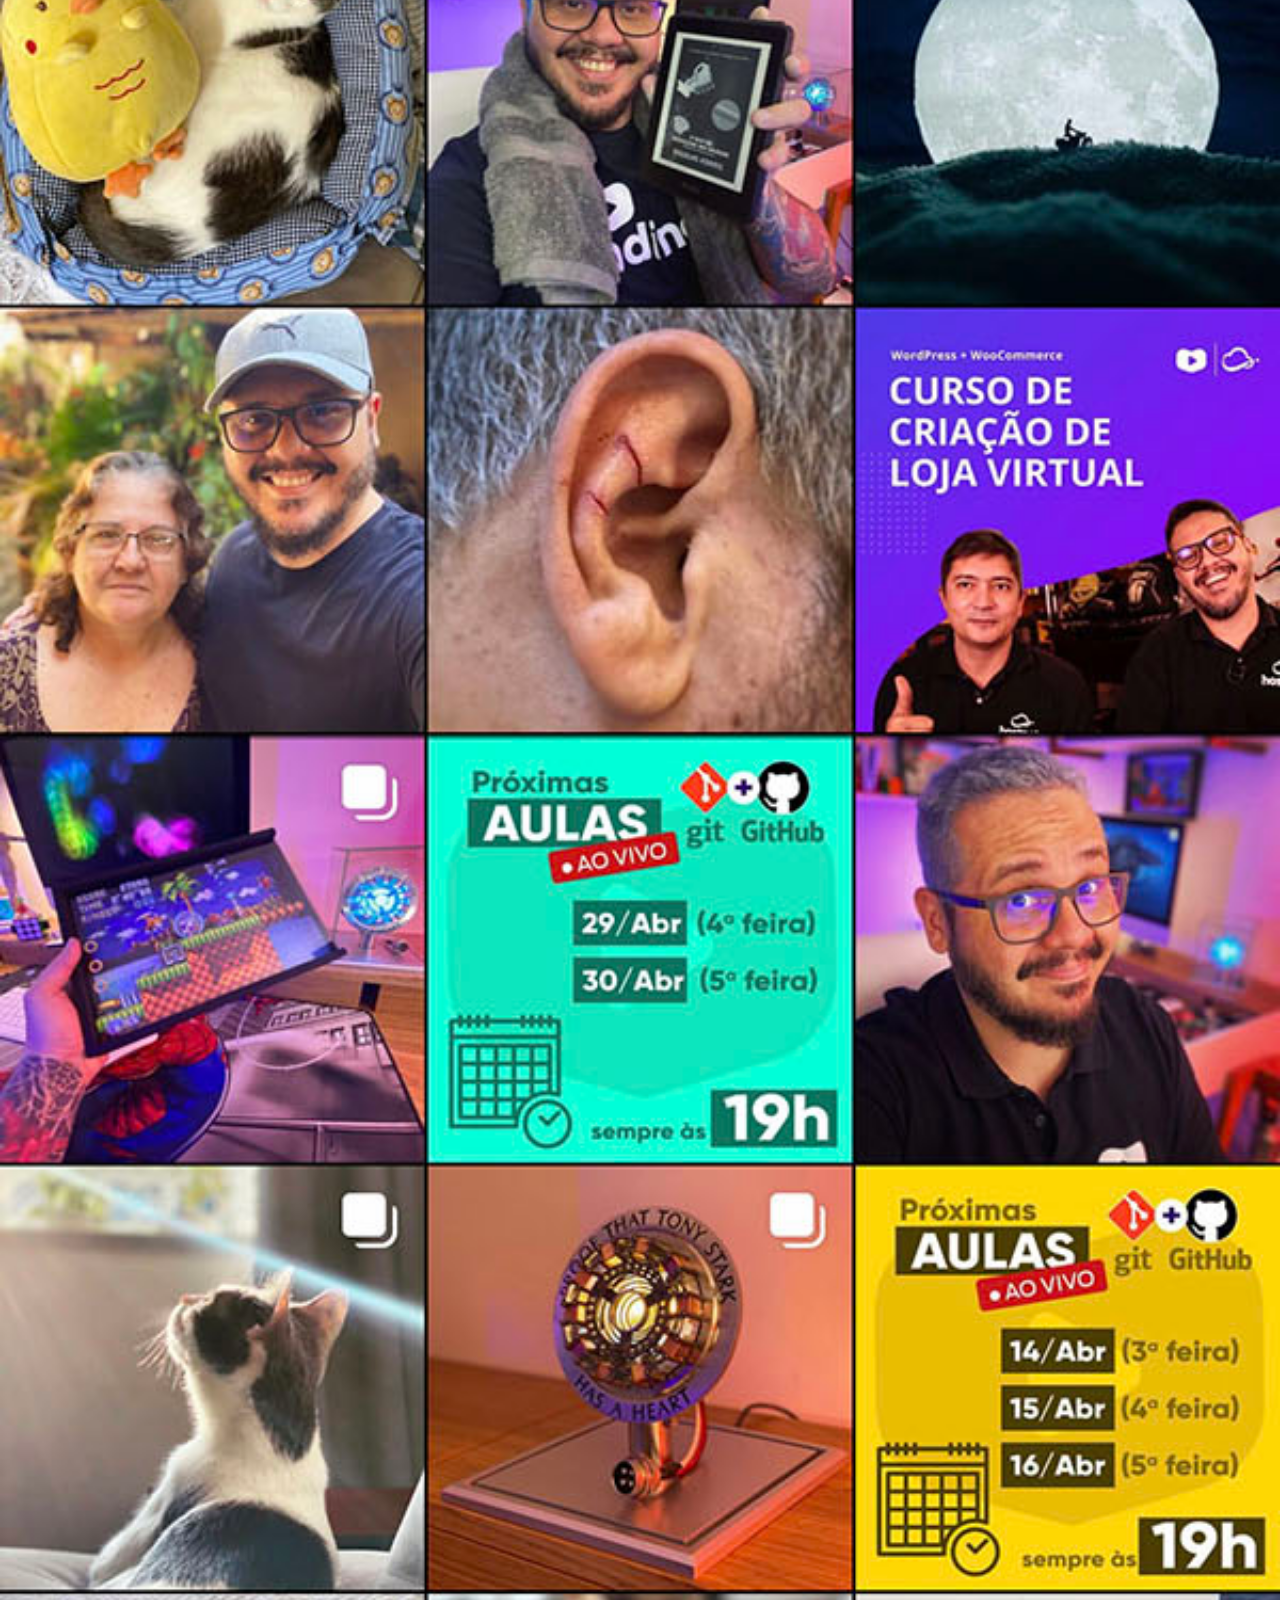
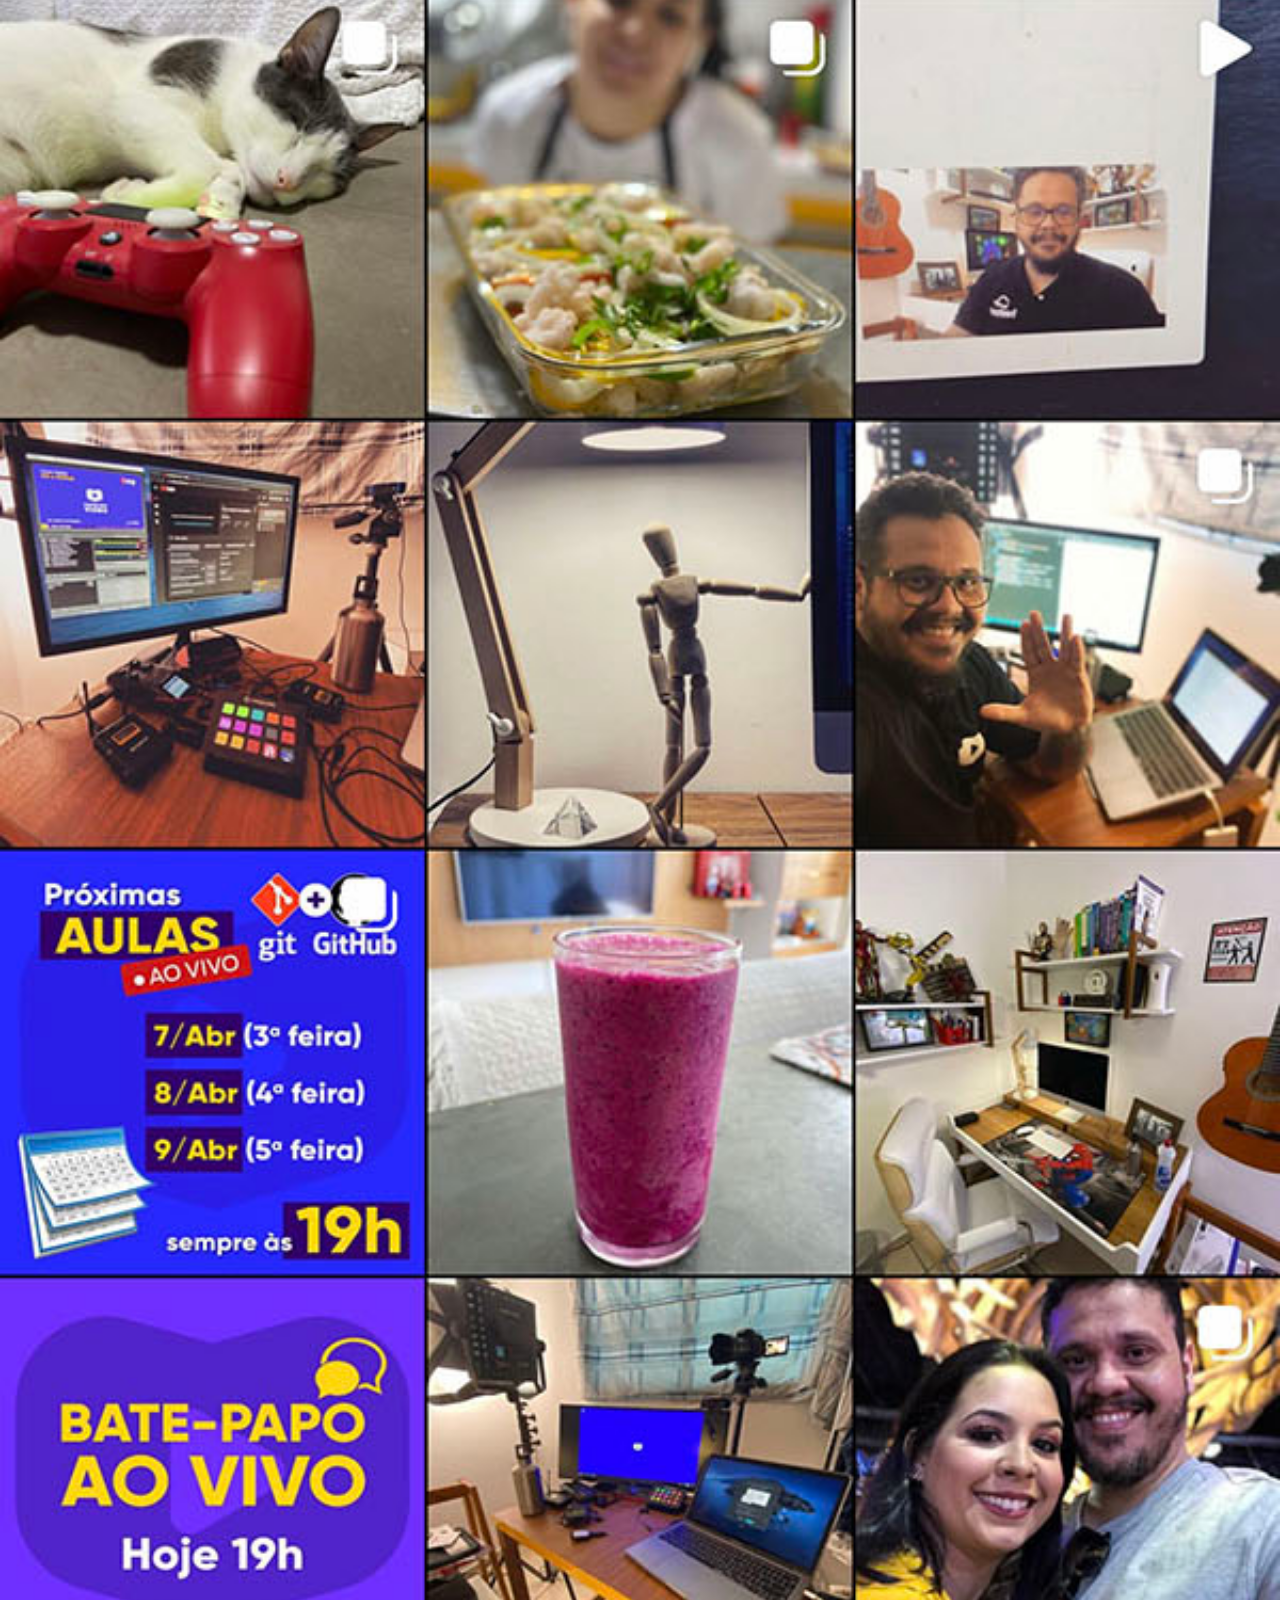
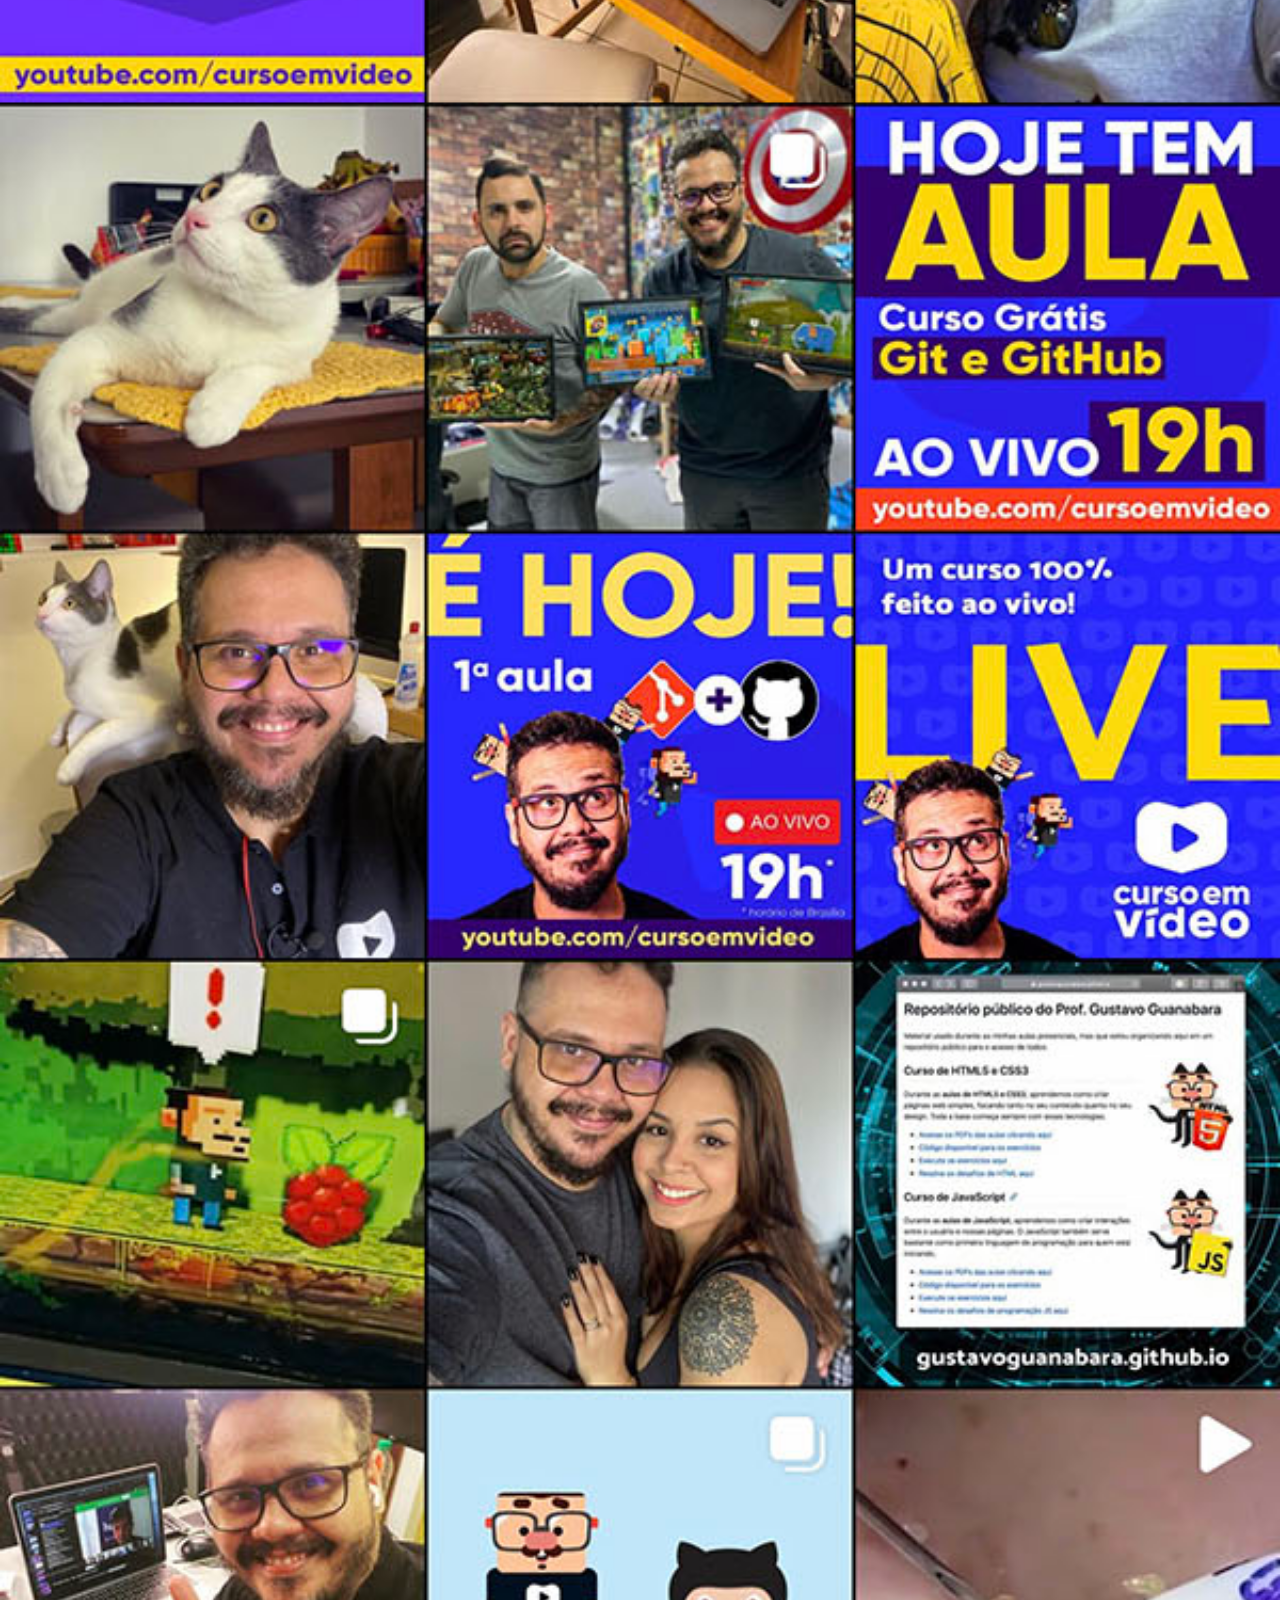
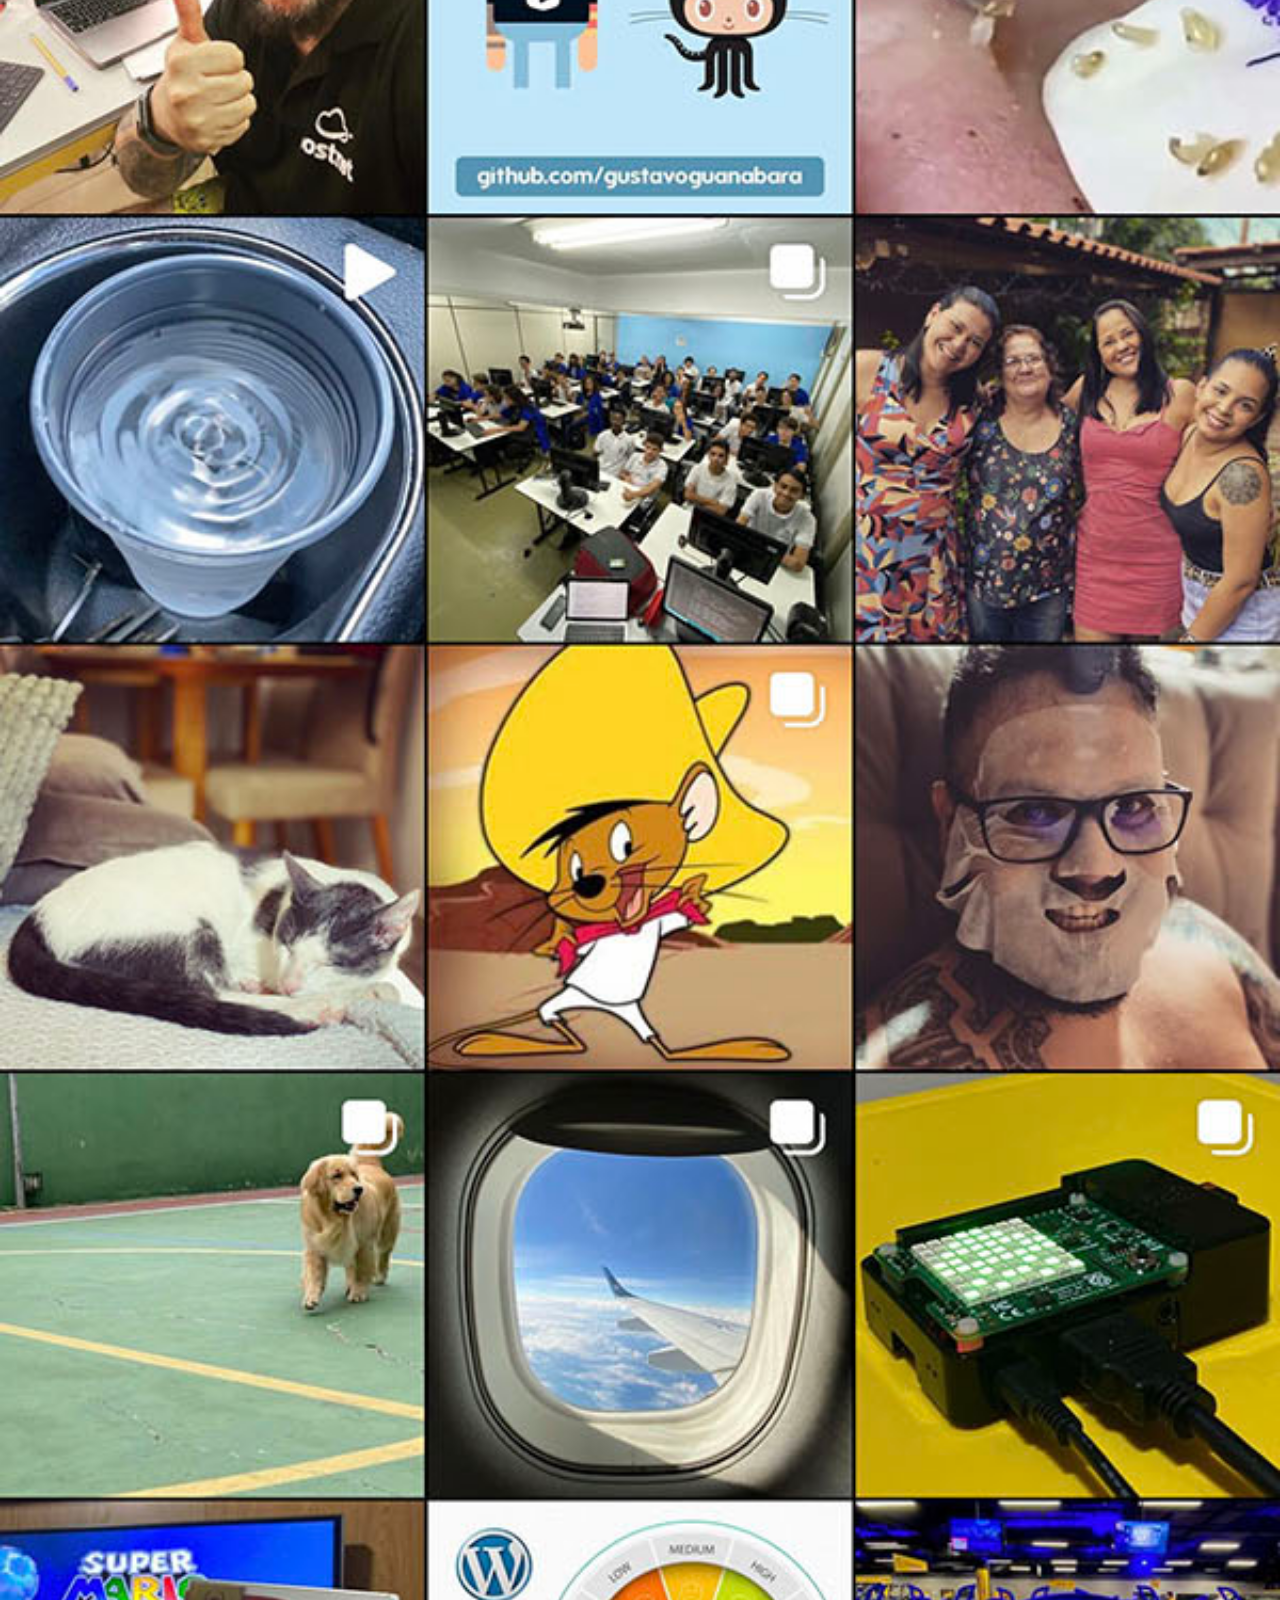
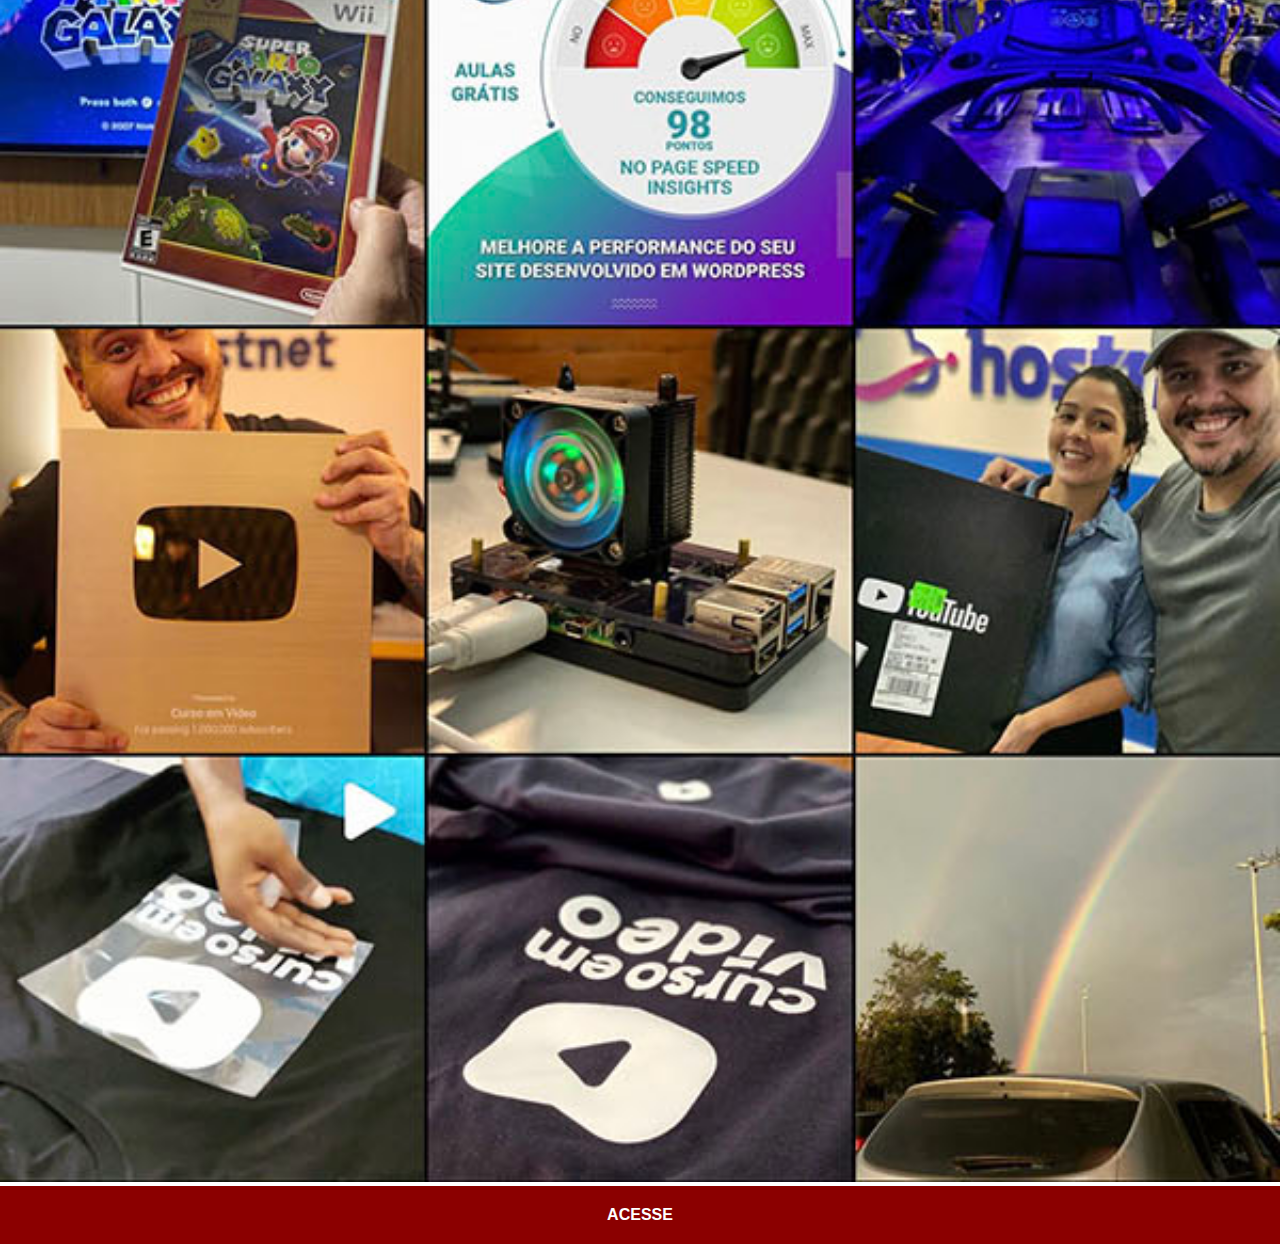
<file: instagram.html>
<!DOCTYPE html>
<html lang="en">
<head>
    <meta charset="UTF-8">
    <meta name="viewport" content="width=device-width, initial-scale=1.0">
    <title>Instagram</title>
    <link rel="stylesheet" href="estilos/socials.css">
</head>
<body>
    <img src="imagens/tela-instagram.jpg" alt="">
    <a href="https://www.instagram.com" target="_blank">ACESSE</a>
</body>
</html>
</file>
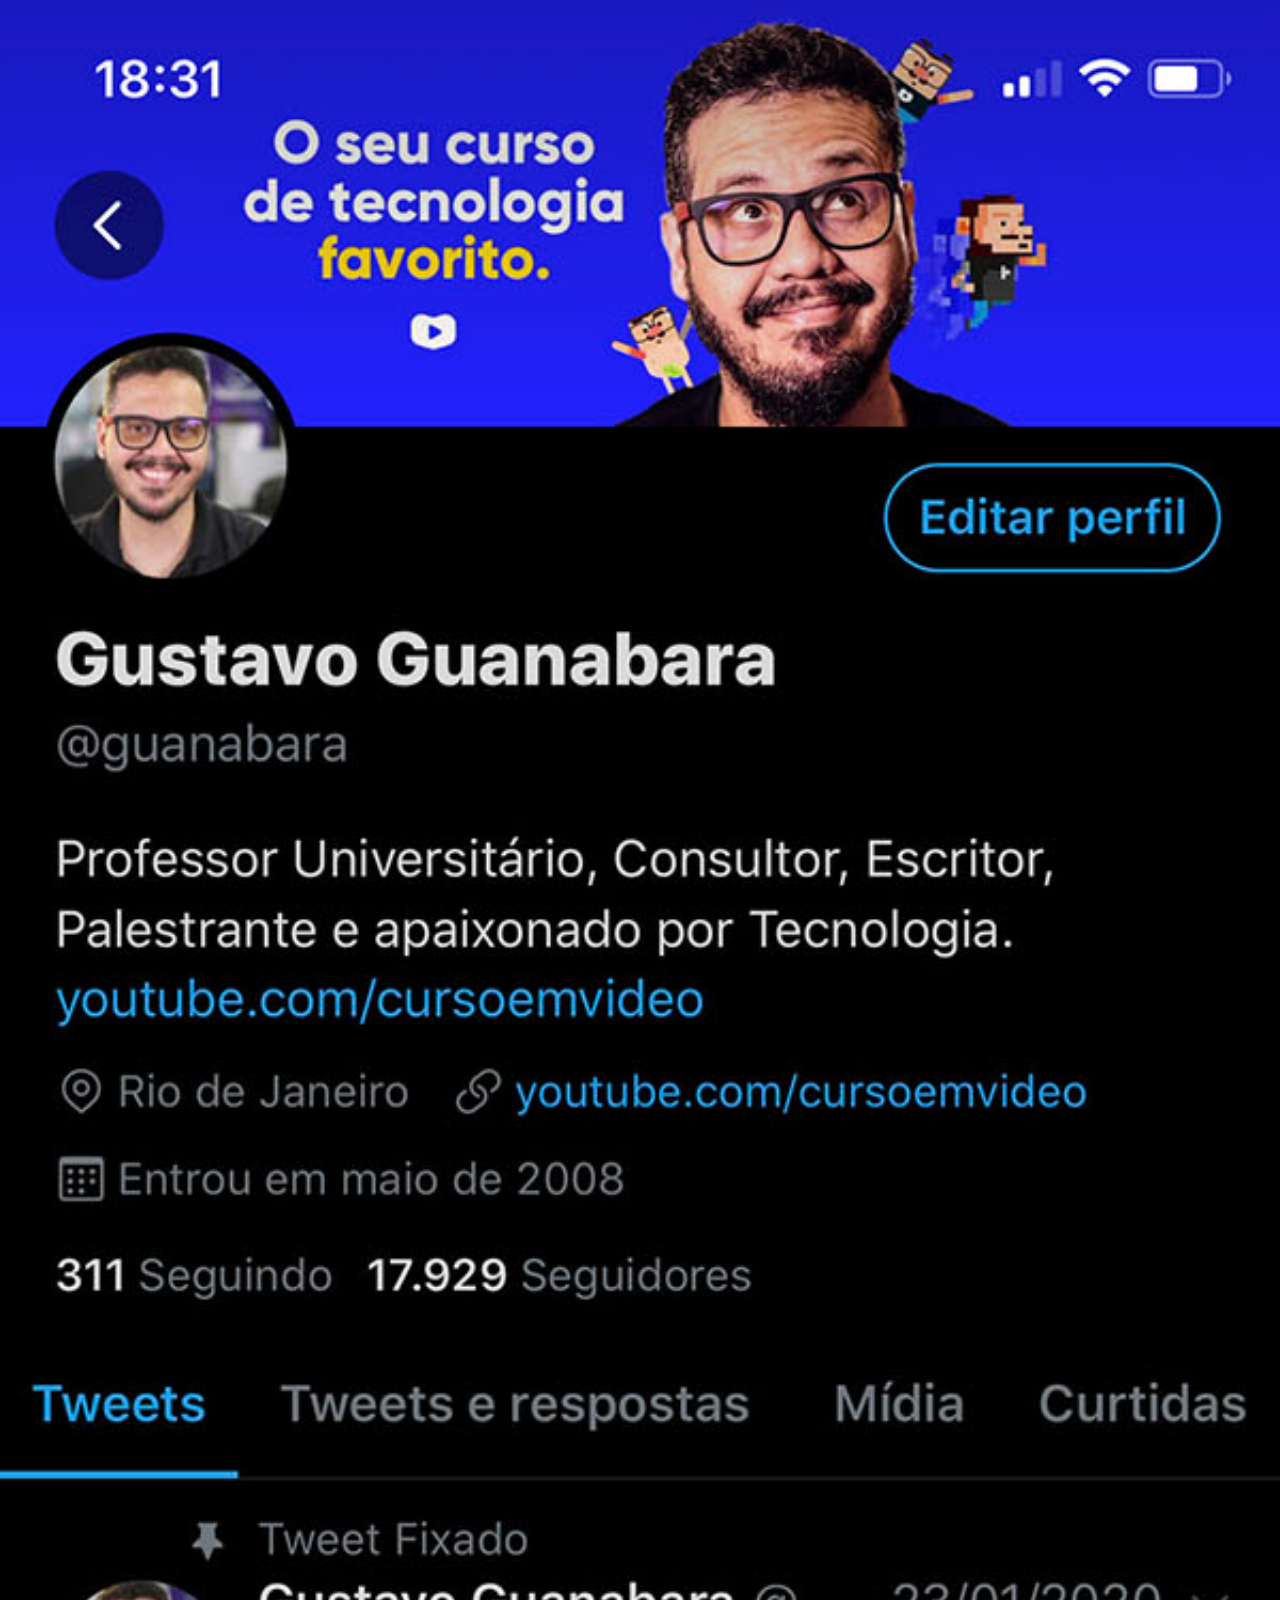
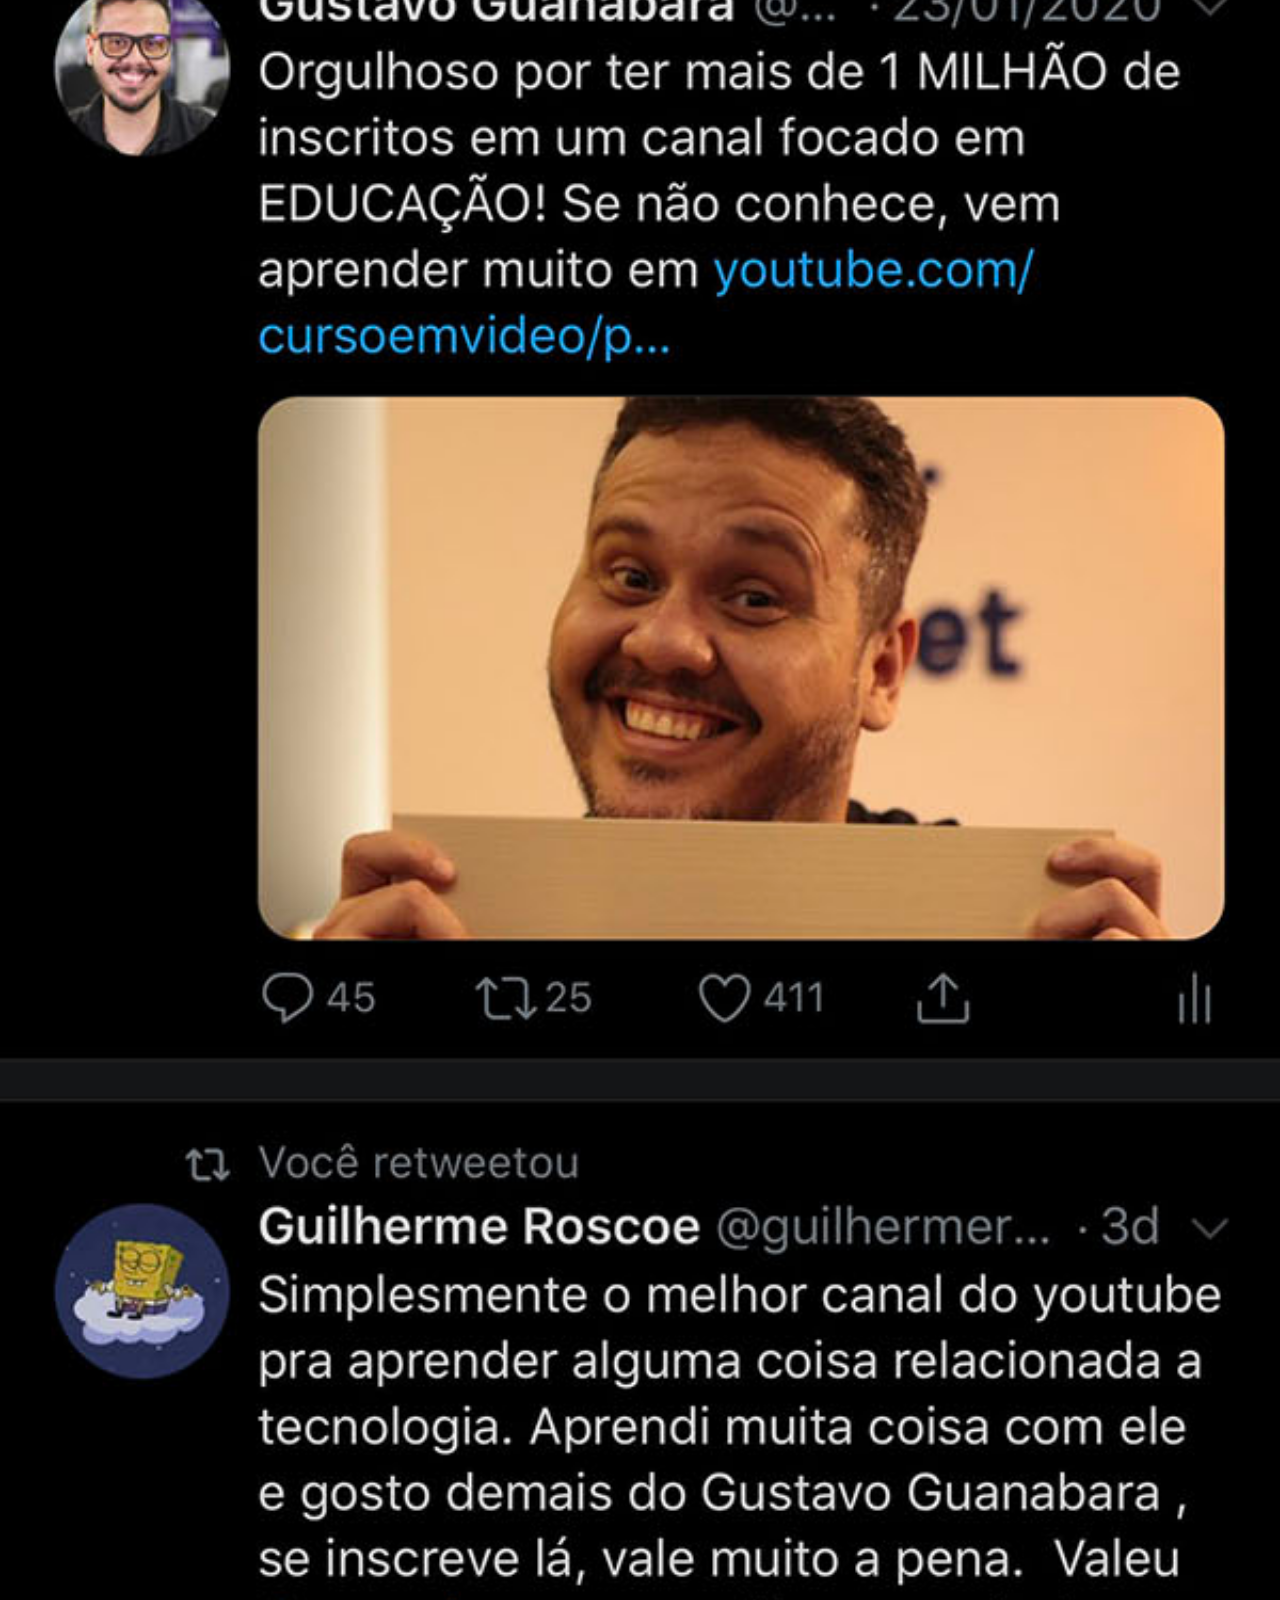
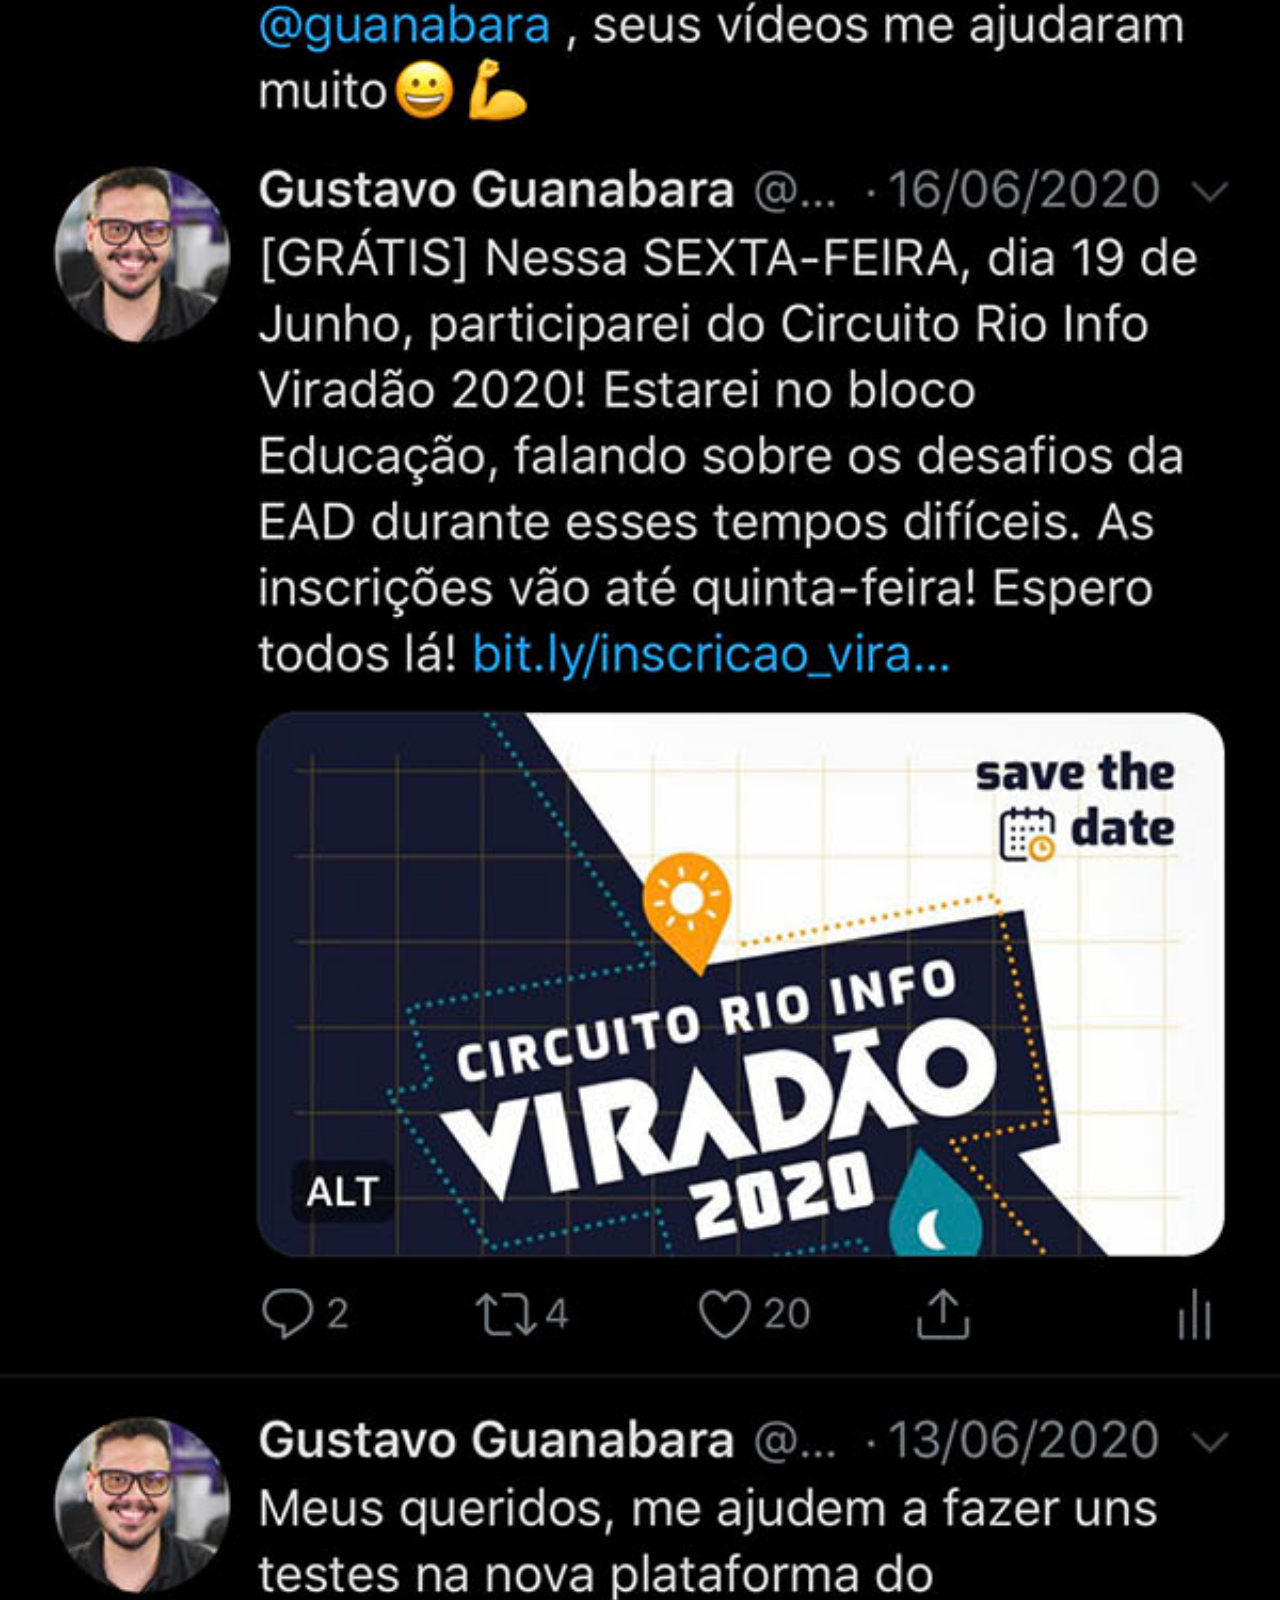
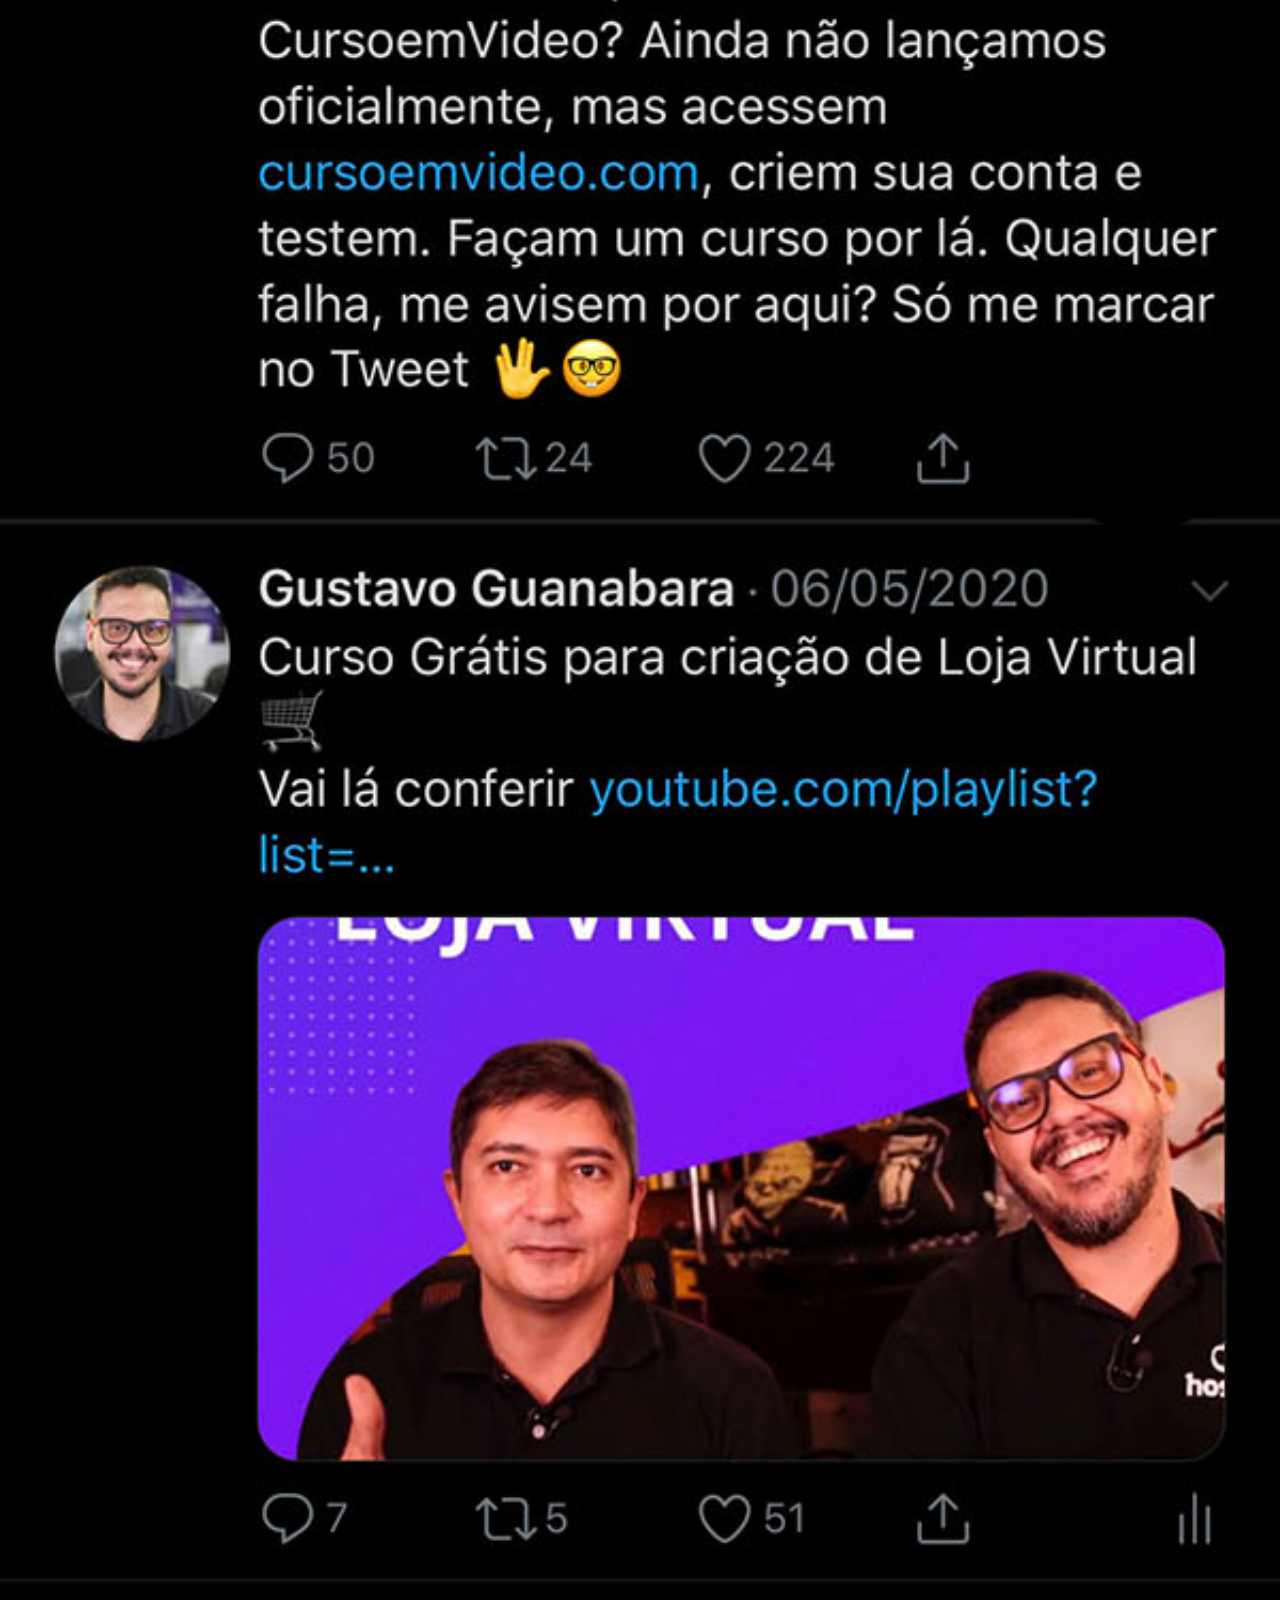
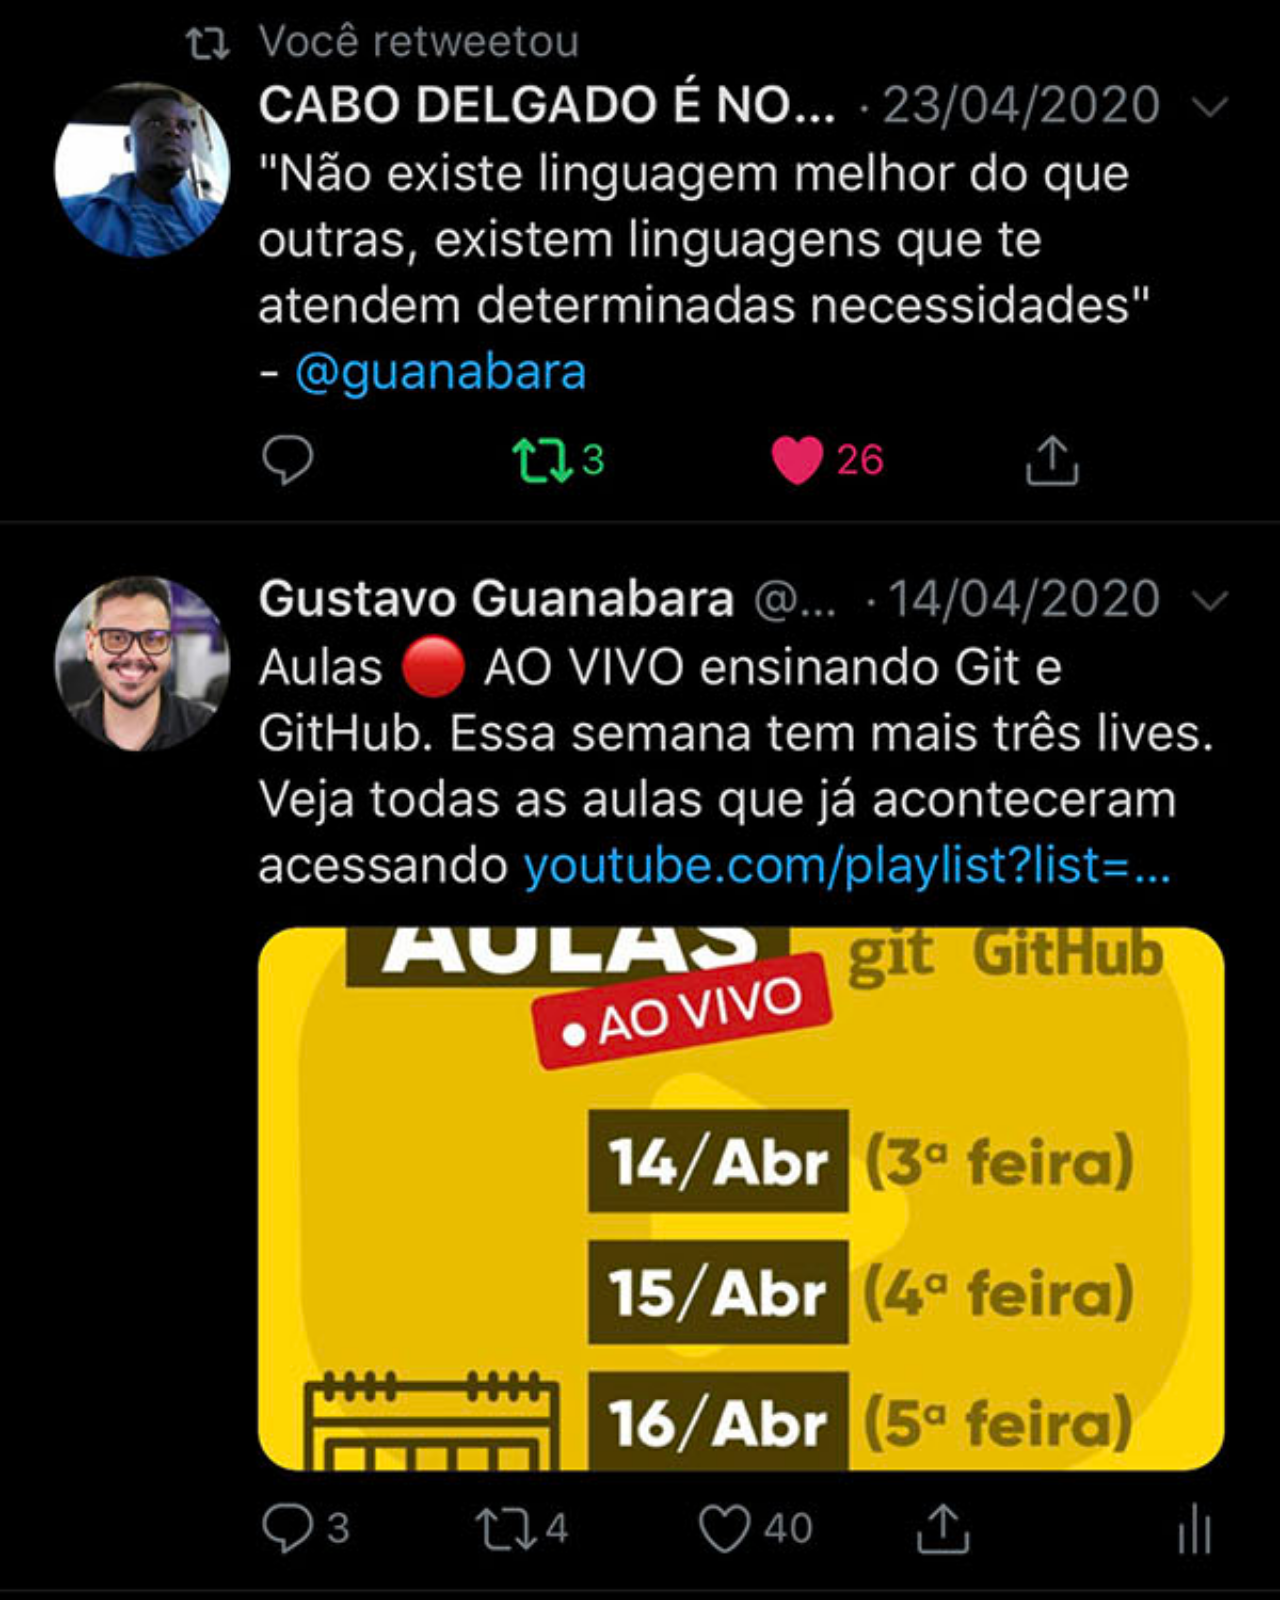
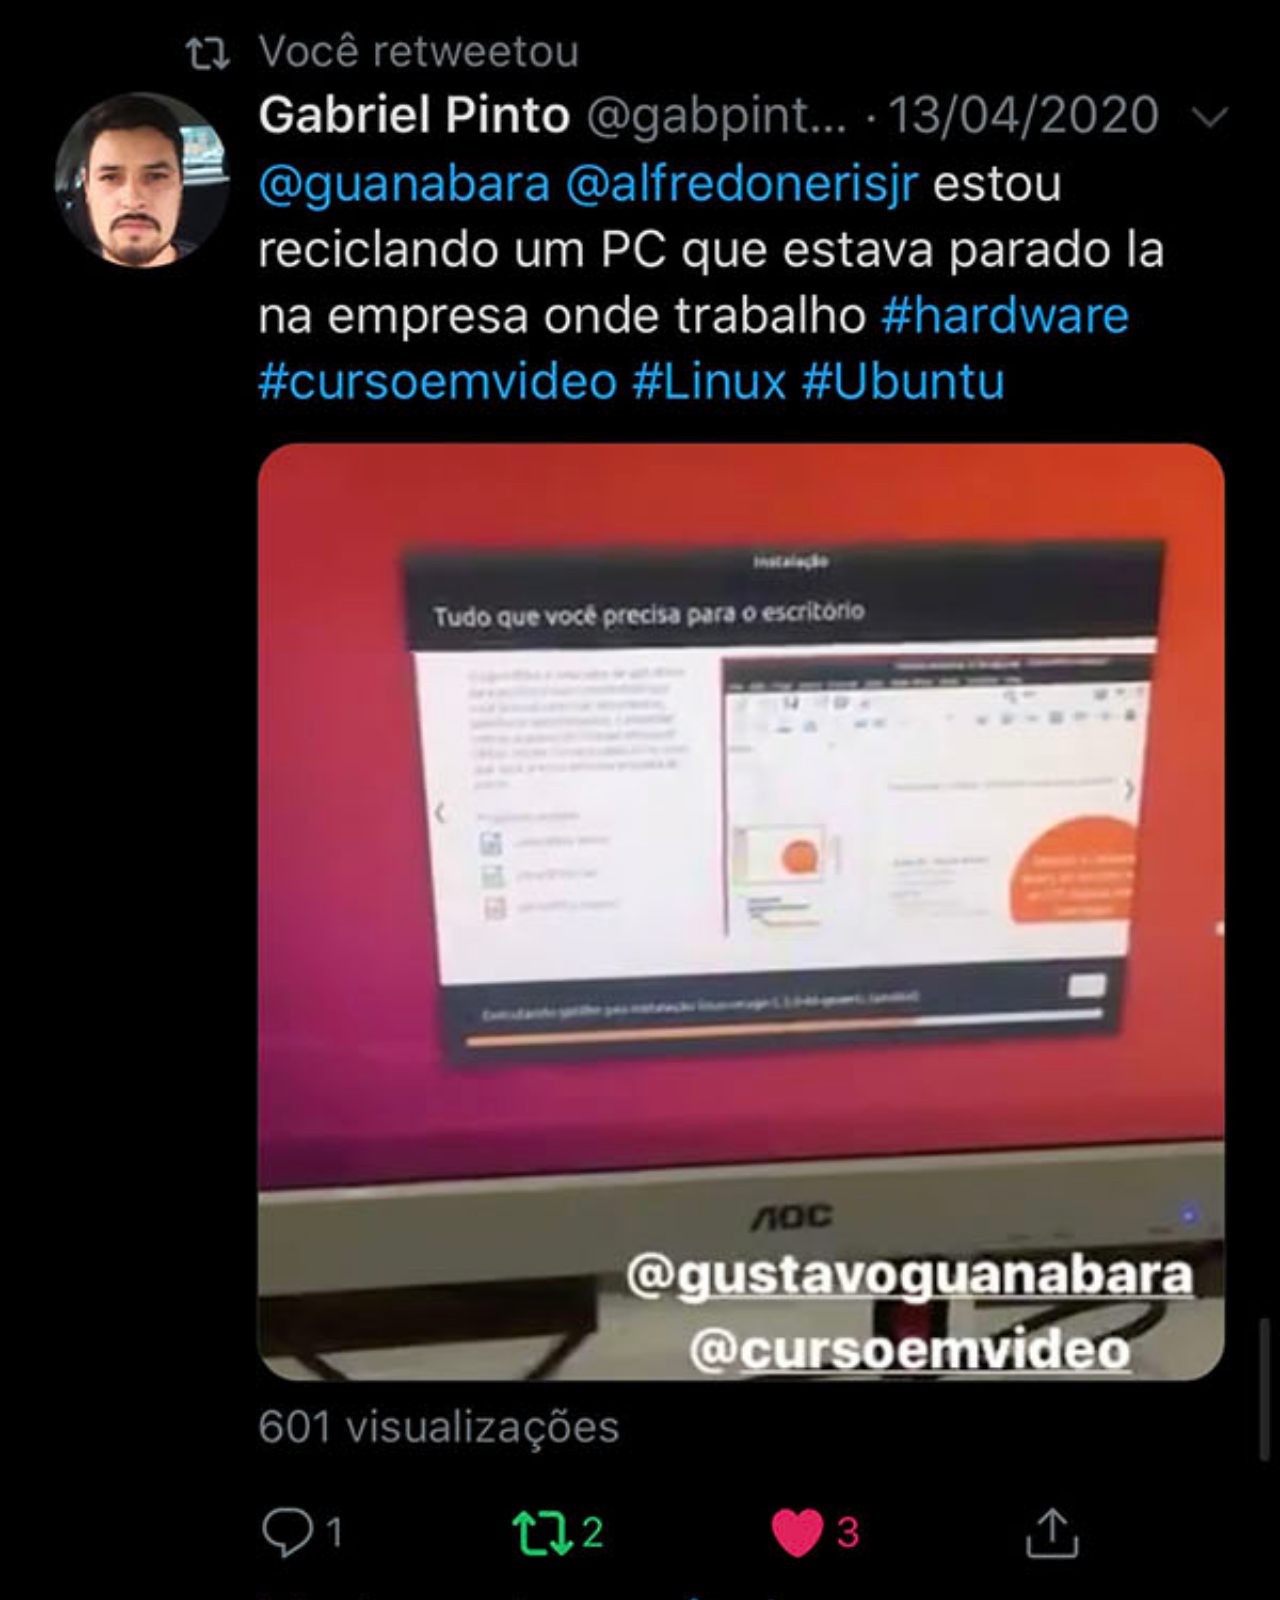
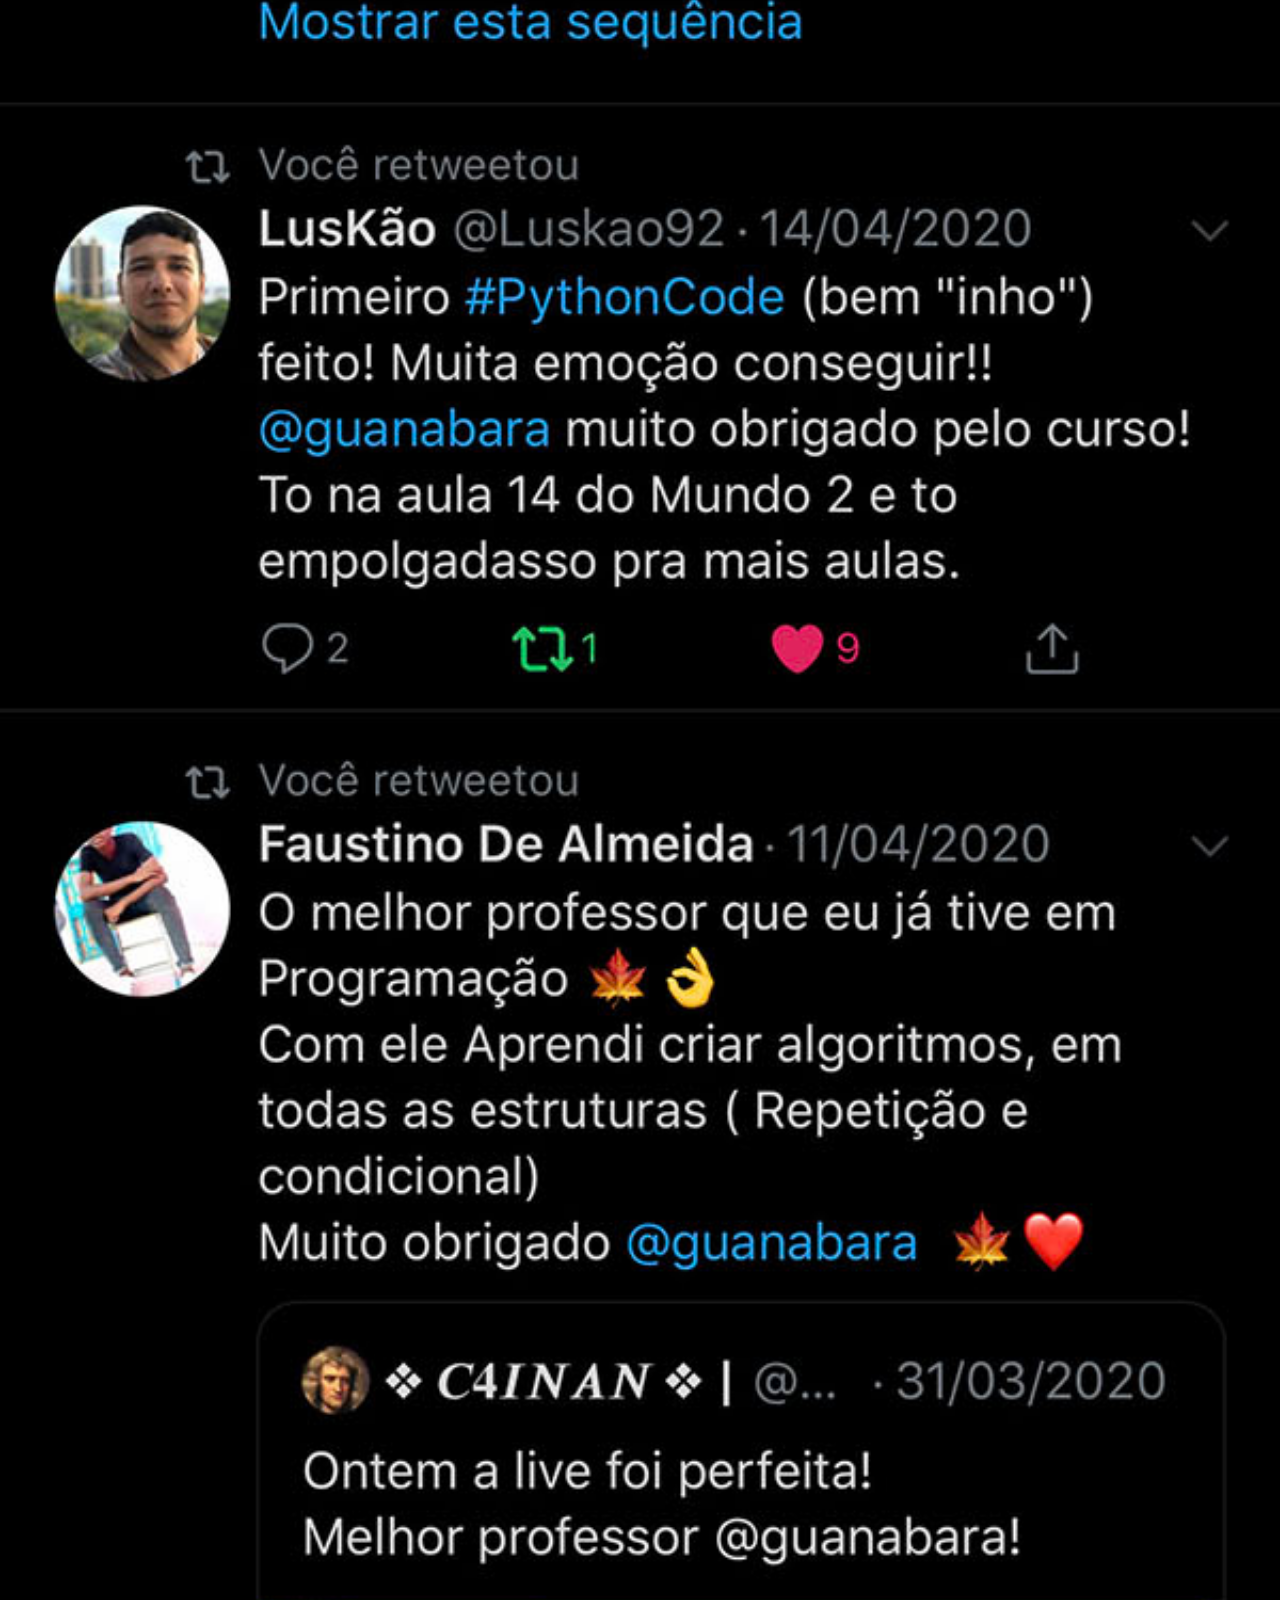
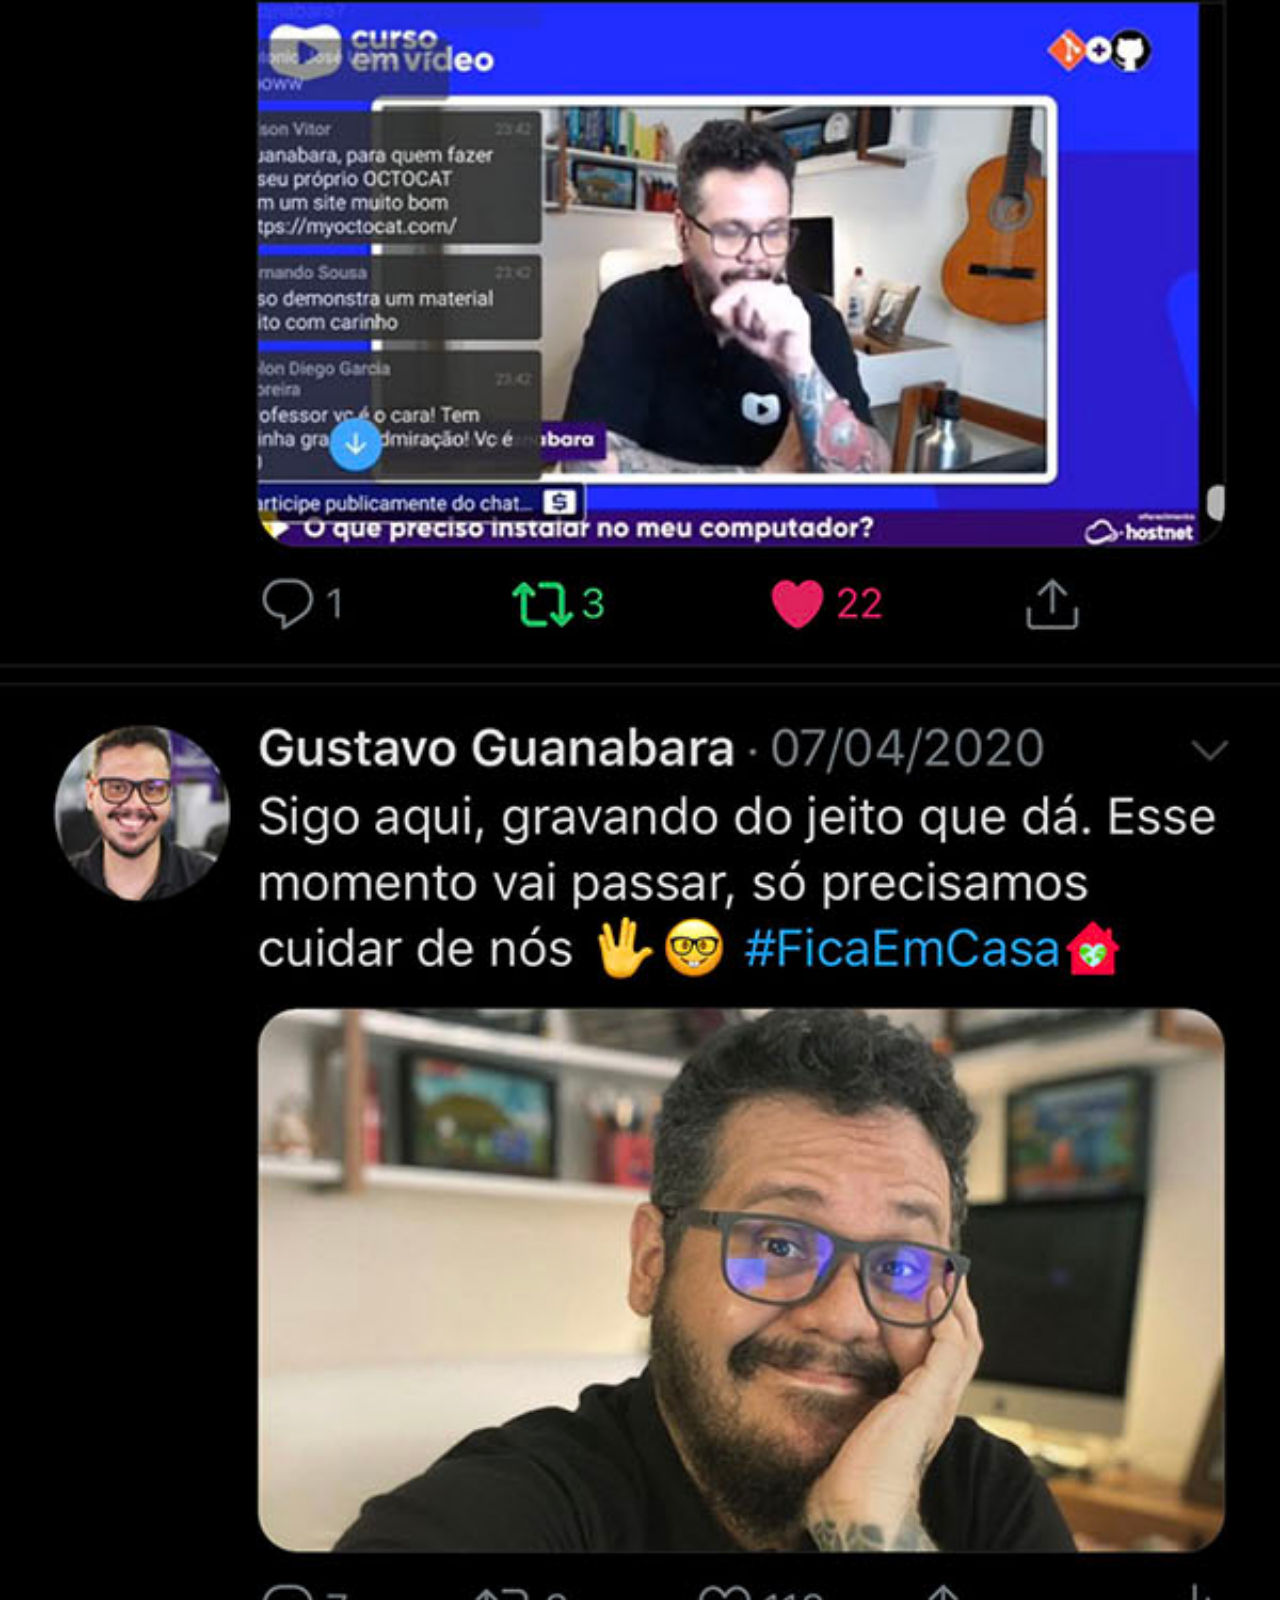
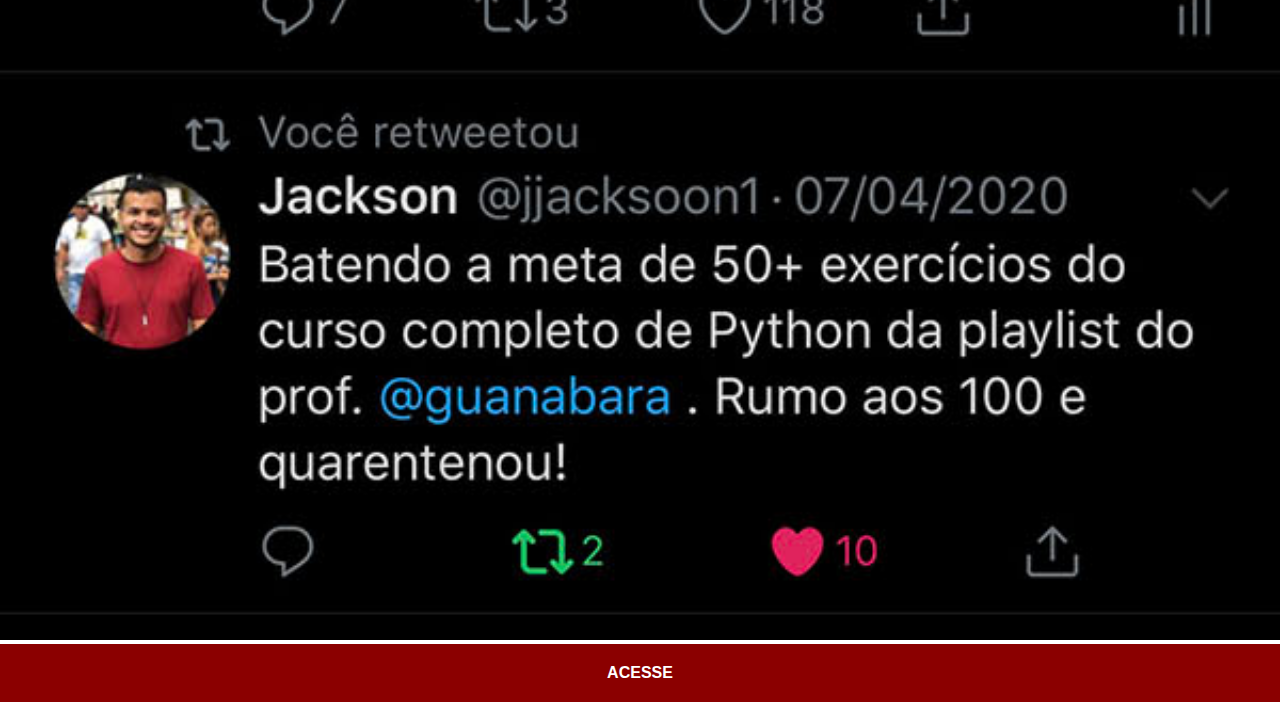
<file: twitter.html>
<!DOCTYPE html>
<html lang="en">
<head>
    <meta charset="UTF-8">
    <meta name="viewport" content="width=device-width, initial-scale=1.0">
    <title>Twitter</title>
    <link rel="stylesheet" href="estilos/socials.css">
</head>
<body>
    <img src="imagens/tela-twitter.jpg" alt="">
    <a href="https://x.com/i/flow/login?lang=pt" target="_blank">ACESSE</a>
</body>
</html>
</file>
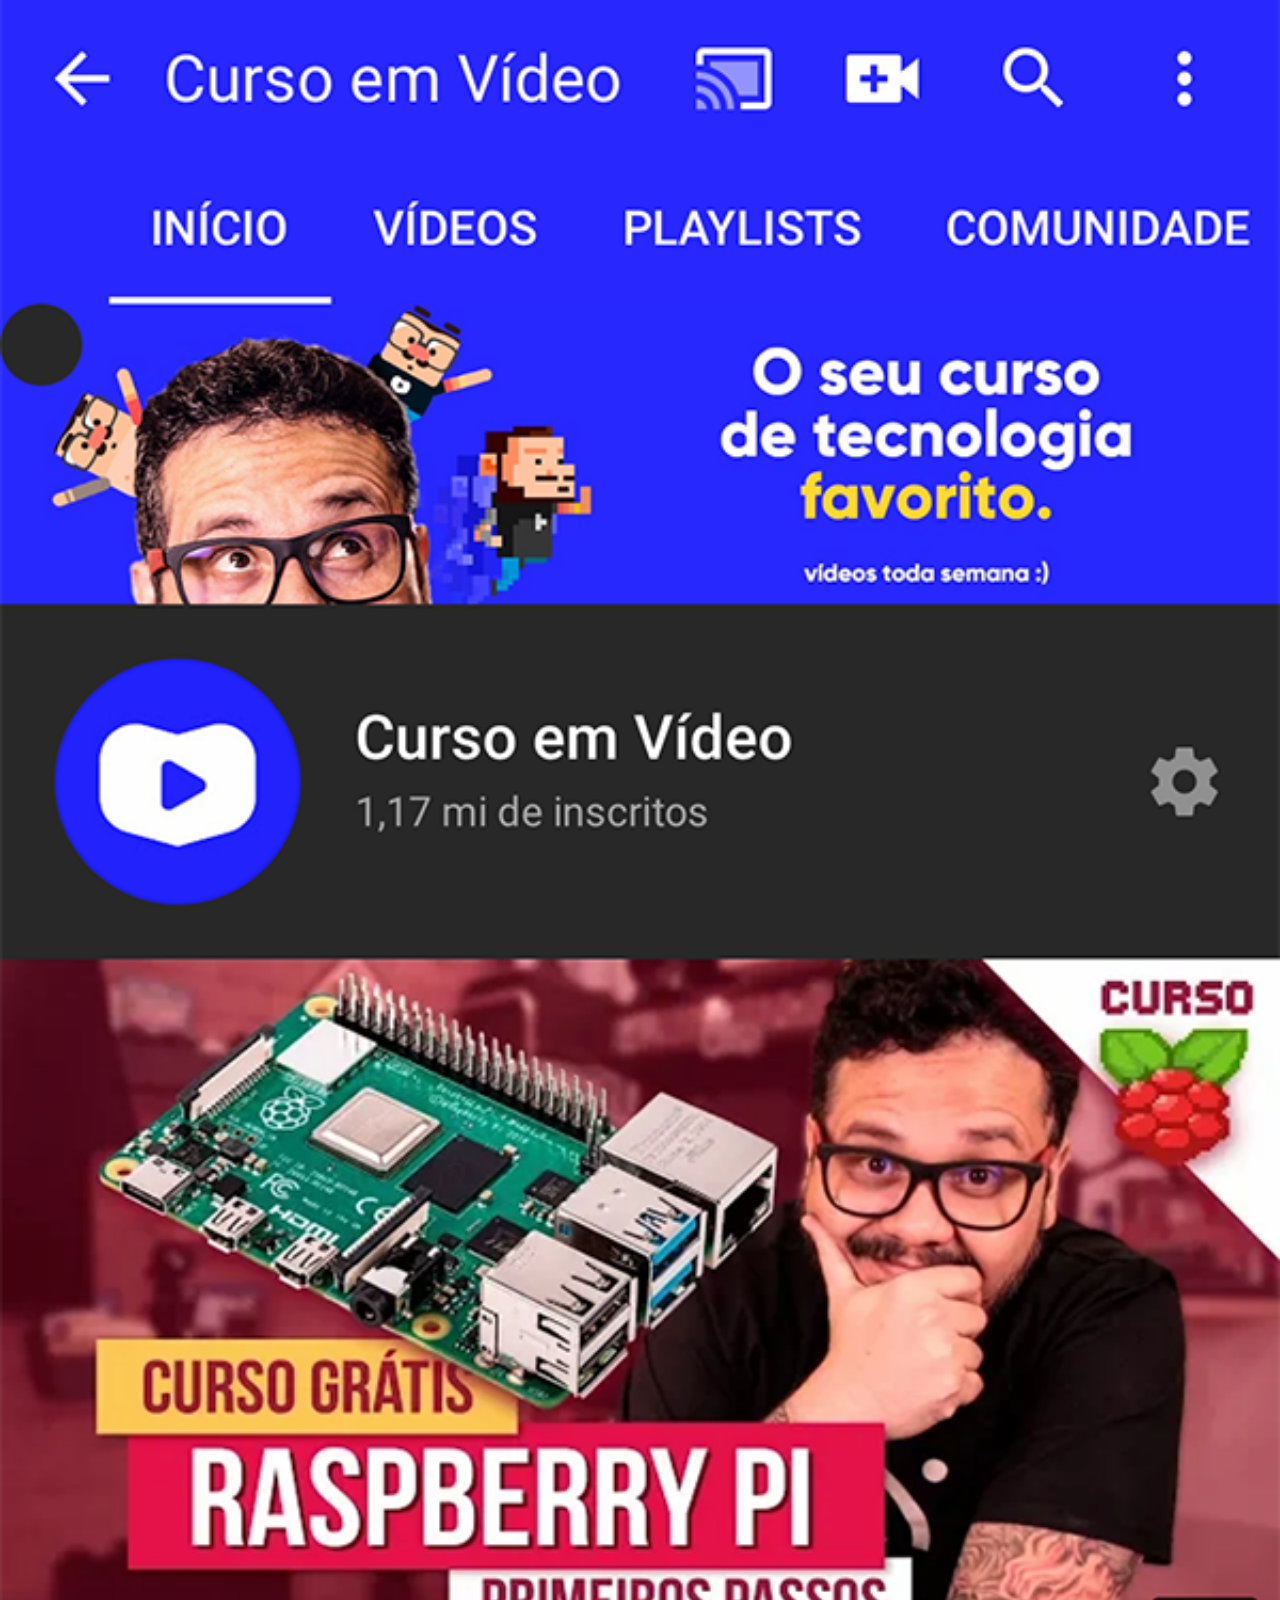
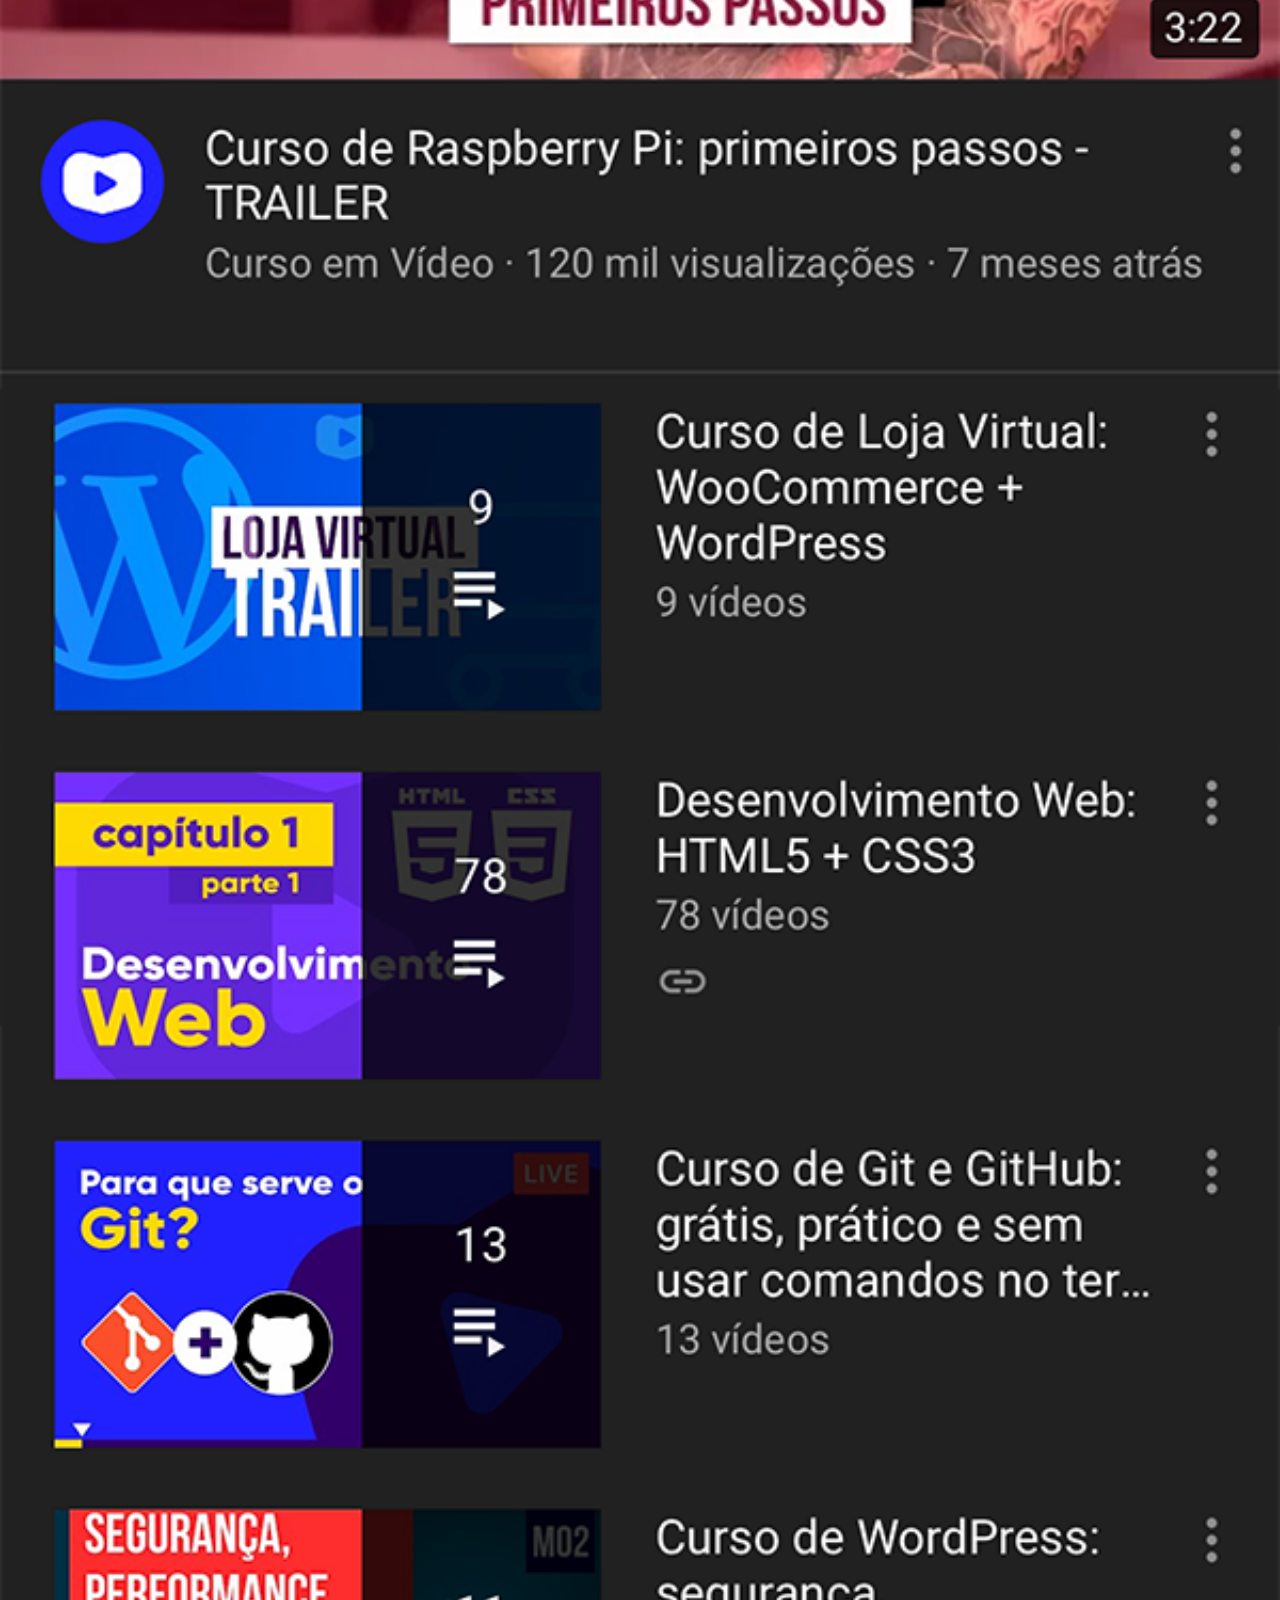
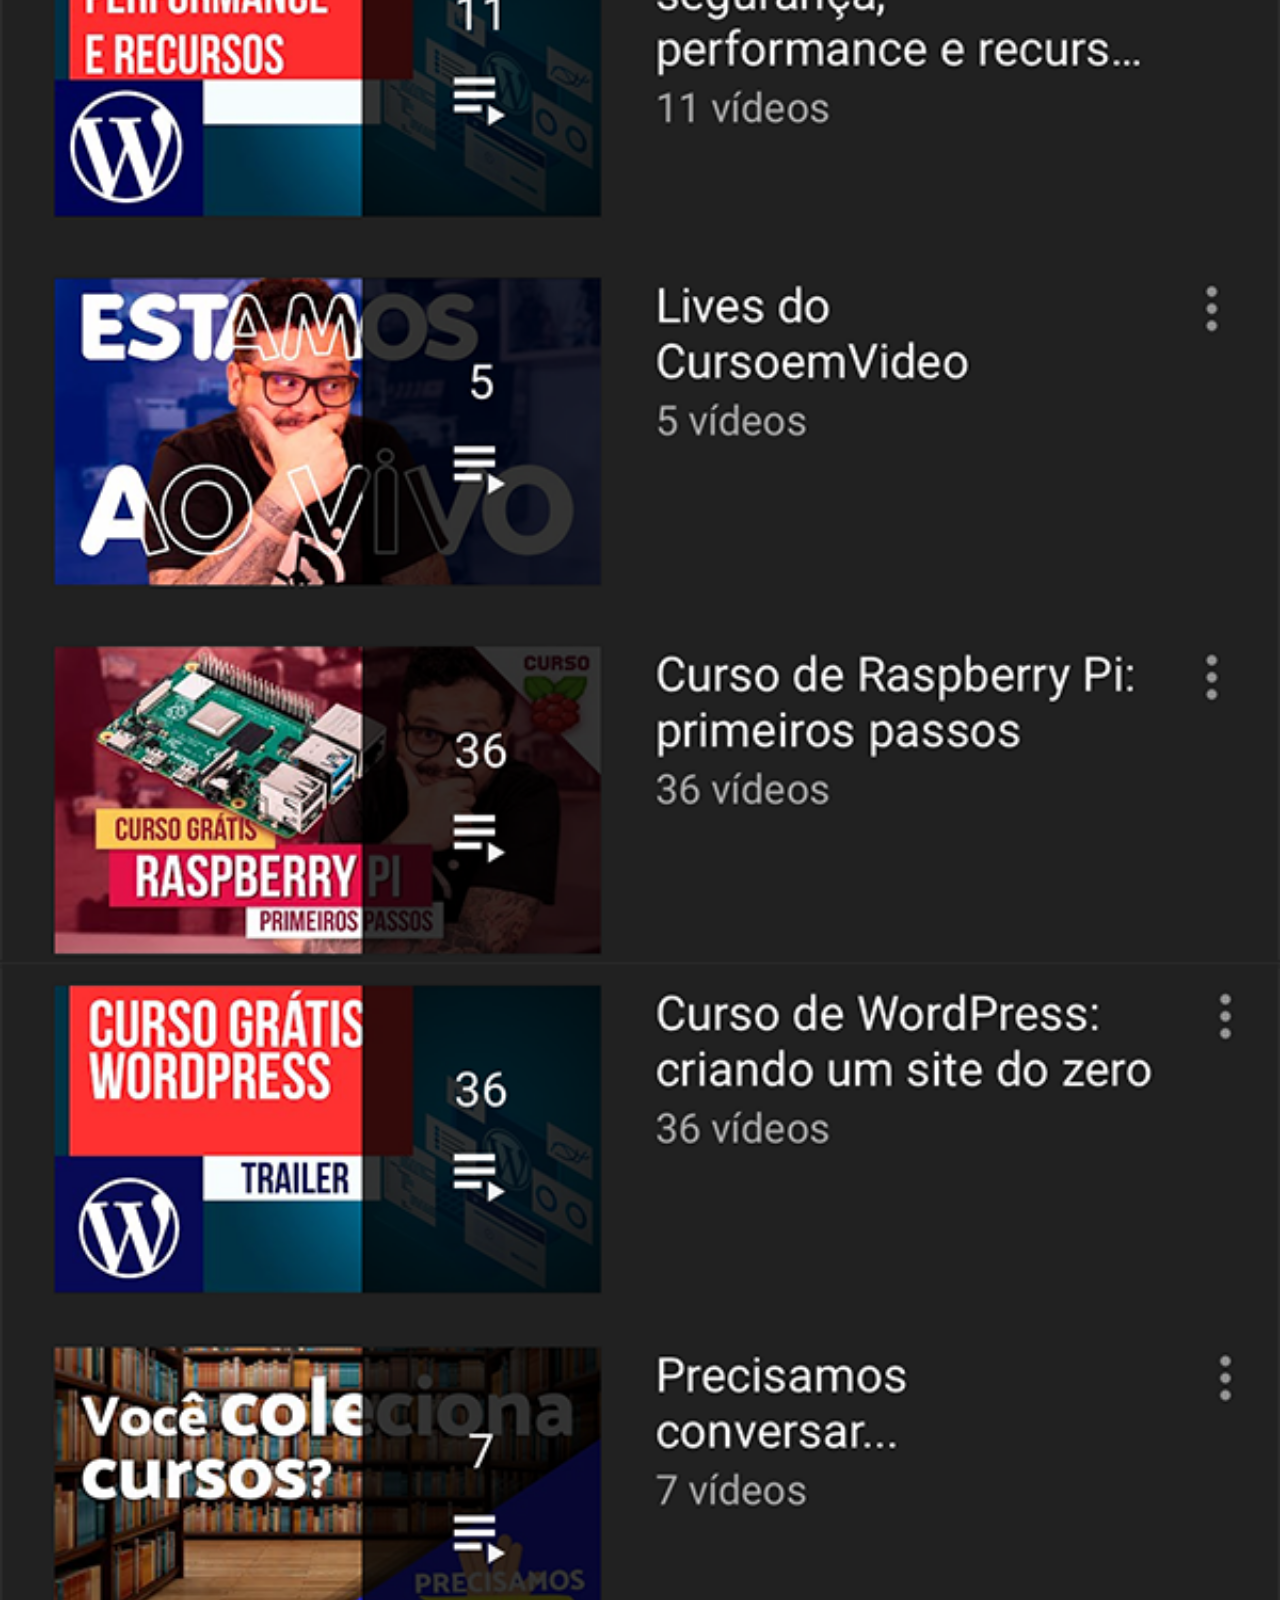
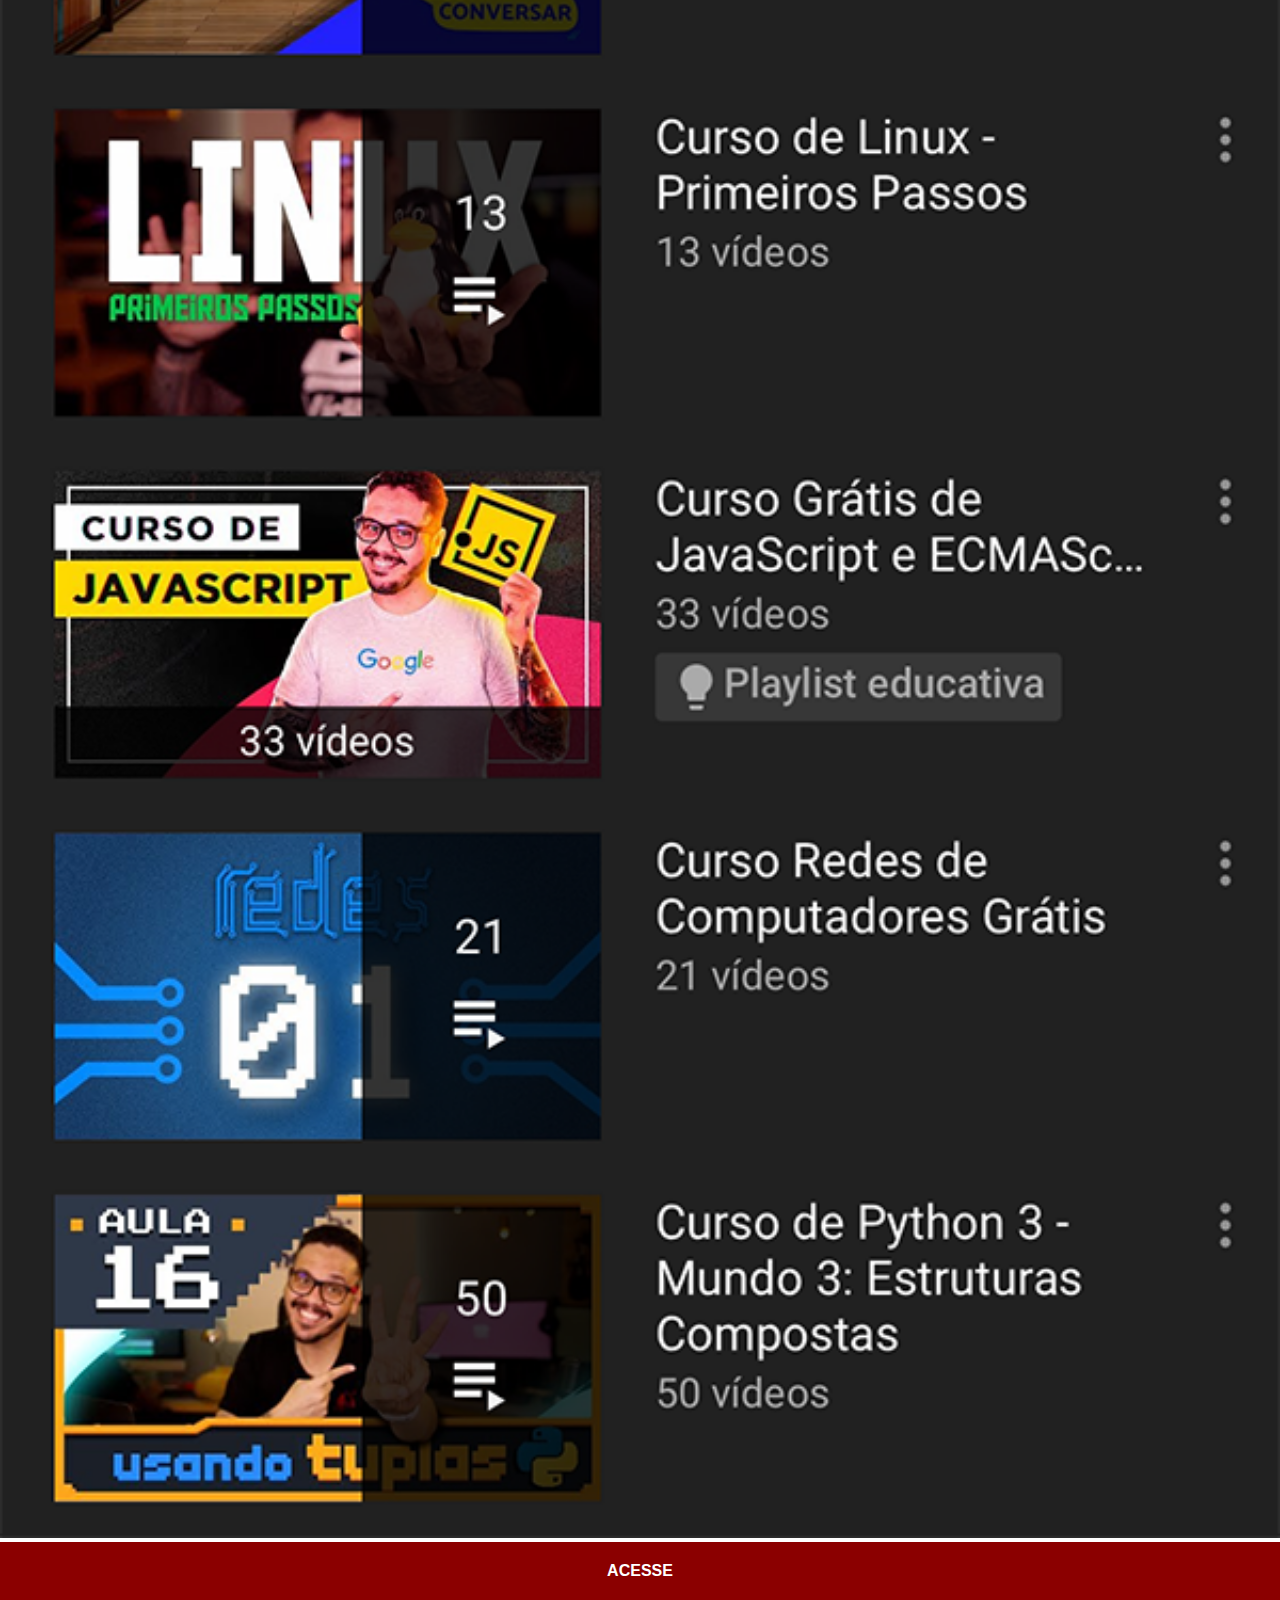
<file: youtube.html>
<!DOCTYPE html>
<html lang="en">
<head>
    <meta charset="UTF-8">
    <meta name="viewport" content="width=device-width, initial-scale=1.0">
    <title>YouTube</title>
    <link rel="stylesheet" href="estilos/socials.css">
</head>
<body>
    <img src="imagens/tela-youtube.png"  alt="">
    <a href="https://www.youtube.com/c/CursoemVídeo" target="_blank">ACESSE</a>
</body>
</html>
</file>
<file: estilos/style.css>
@charset "UTF-8";

* {
    margin: 0;
    padding: 0;
    font-family: Arial, Helvetica, sans-serif;
}

html, body {
    height: 100vh;
    width: 100vw;
    background-color: black;
}

body {
    /*configurando o fundo do body, centralizando a imagem de fundo do site.*/
    background: url(../imagens/fundo-madeira.jpg) no-repeat top center;
    background-size: cover;
    background-attachment: fixed;
}

main {
    height: 100vh;
    position: relative;
}

section#telefone {

    /*Posicionamento do container */
    position: absolute;
    top: 50%;
    left: 50%;
    transform: translate(-50%, -50%);
    

    height:  627px;
    width: 311px;
    
    background: url(../imagens/frame-iphone.png) no-repeat;
}


iframe#tela {
    position: relative;
    top: 80px;
    left: 22px;
    width: 267px;
    height: 471px;
}

section#redesSociais > a > img {
    width: 50px;
    margin: 10px;
    border-radius: 50%;
    box-shadow: 2px 2px 5px rgba(0, 0, 0, 0.404);
    box-sizing: border-box;
}

/* Estilizando o botao das redes sociais com o hover, aplicando estilos e animacoes */
section#redesSociais img:hover {
    border: 2px solid rgba(255, 255, 255, 0.603);
    transform: translate(-3px, -3px);
    box-shadow: 5px 5px 10px black;
    transition: transform .5s, border 4s;
}
</file>
<file: estilos/socials.css>
* {
            margin: 0;
            padding: 0;
            font-family: Arial, Helvetica, sans-serif;
        }
        /* retirando a rolagem lateral */
        ::-webkit-scrollbar{
            width: 0px;
            height: 0px;
        }
        img {
            width: 100vw;
        }
        a {
            display: block;
            background-color: darkred;
            padding: 20px;
            text-align: center;
            font-weight: bolder;
            text-decoration: none;
            color: white;
        }

        a:hover {
            background-color: red;
        }
</file>
